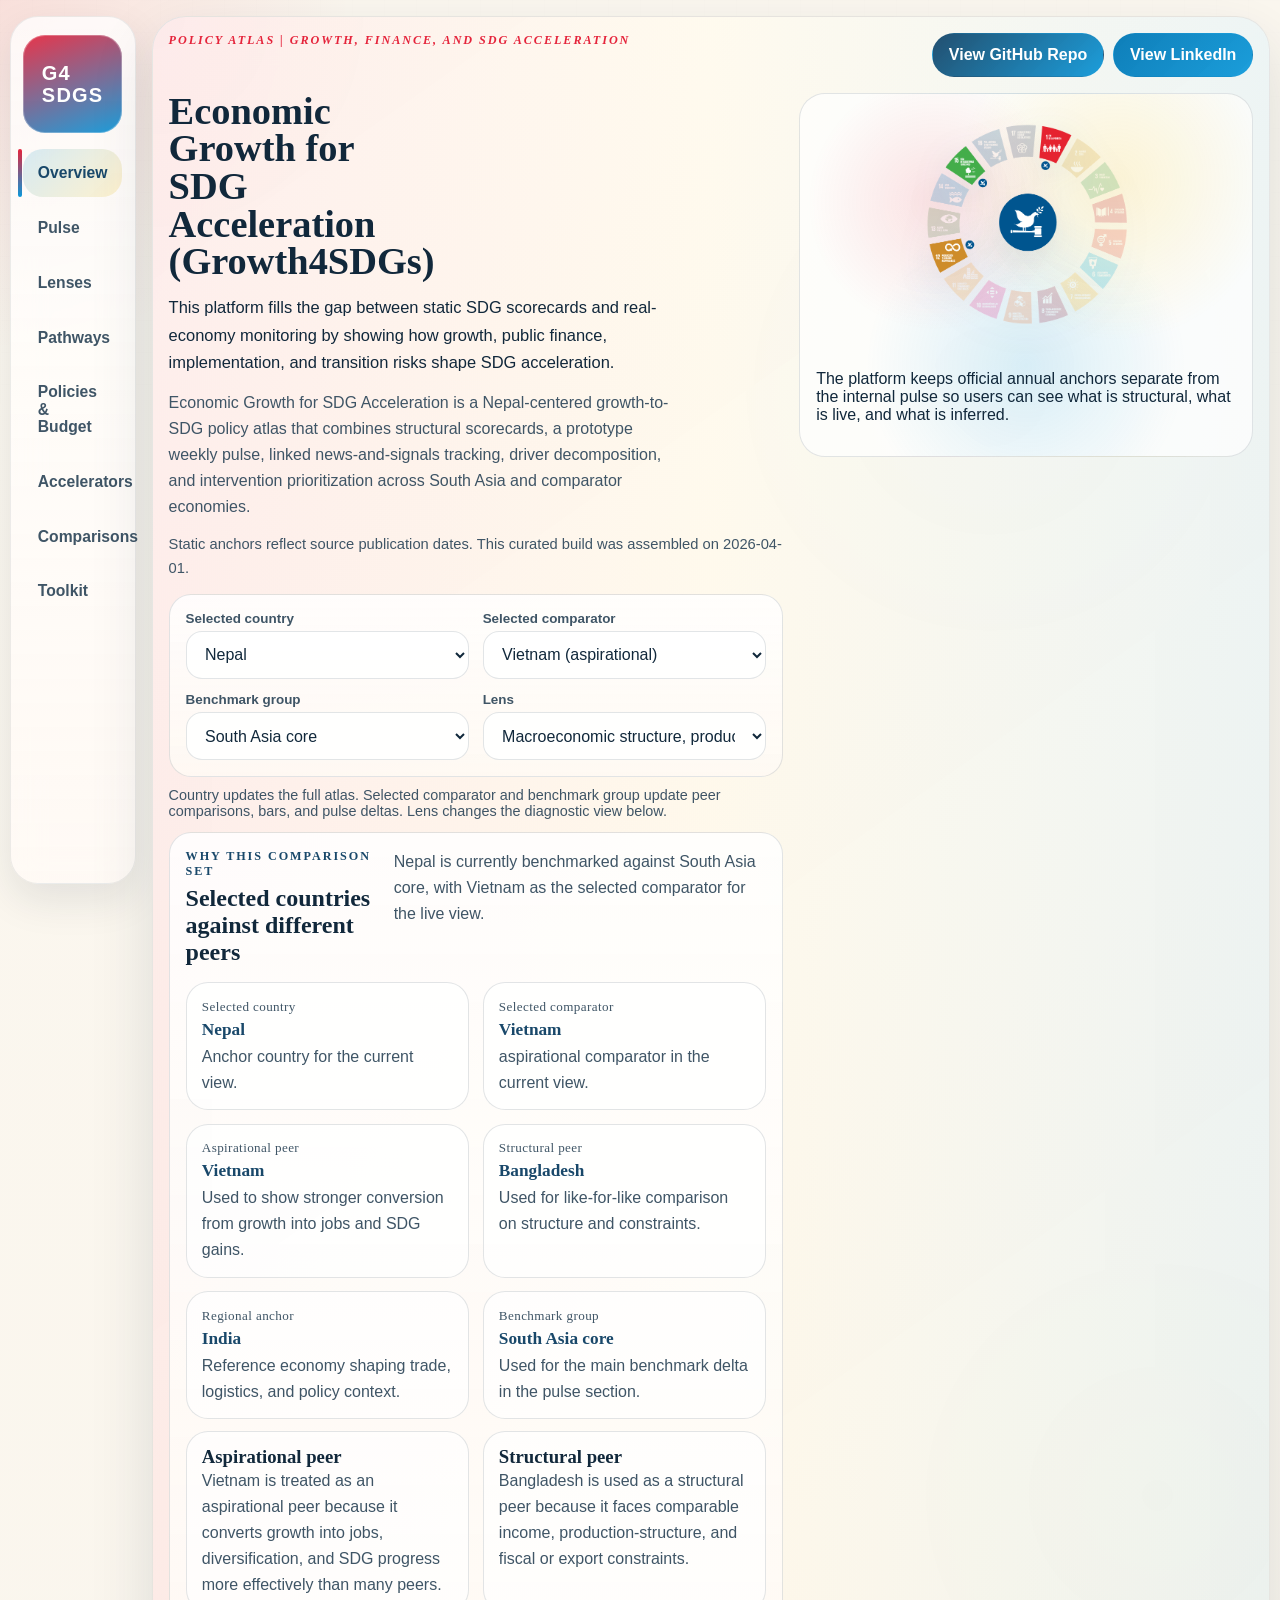
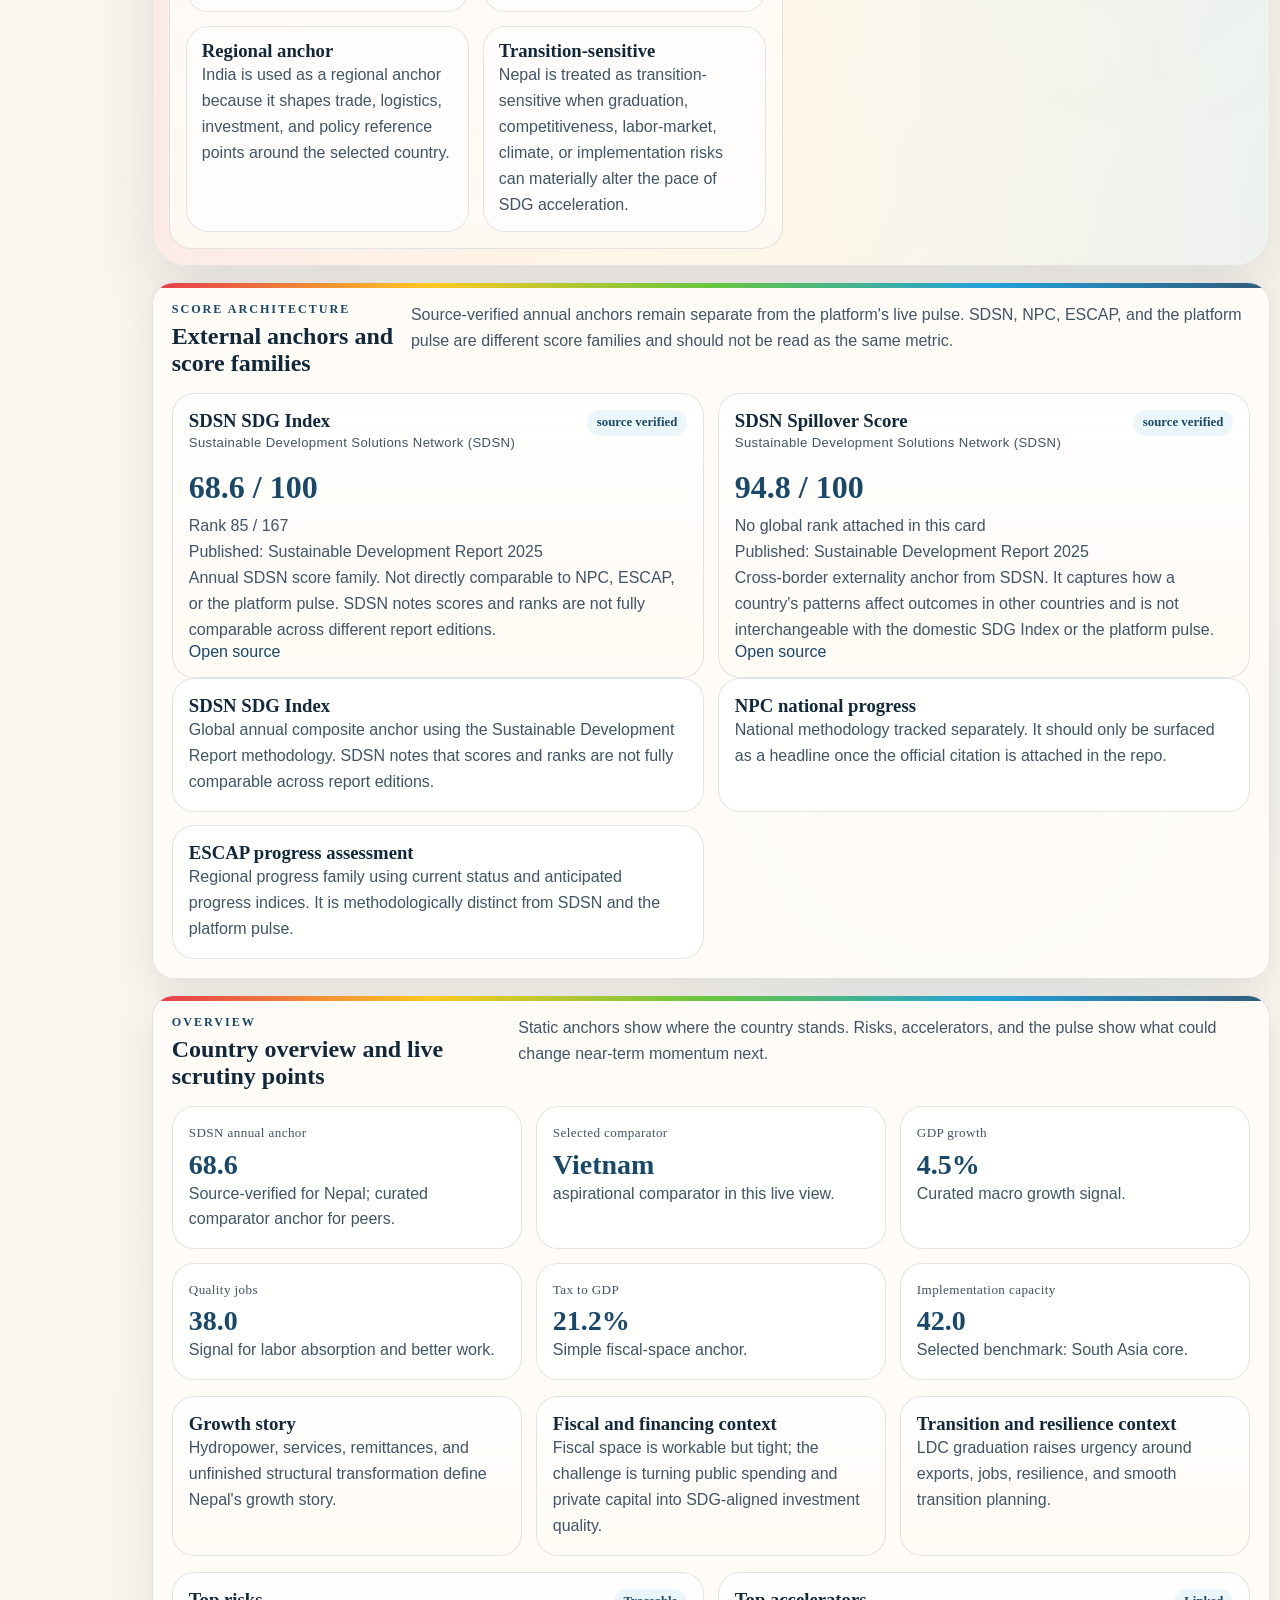
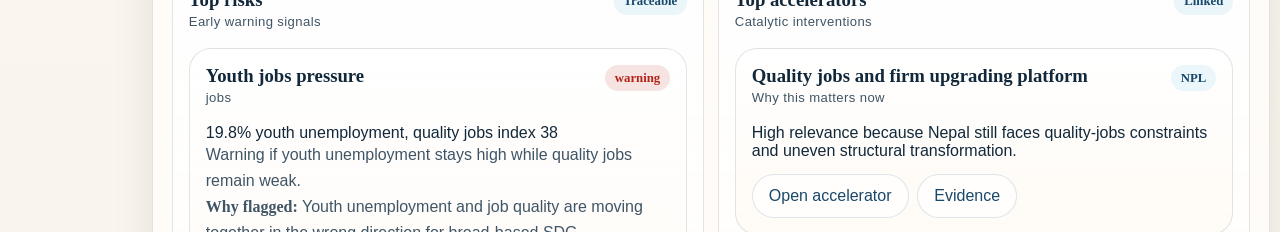
<file: index.html>
<!DOCTYPE html>
<html lang="en">
  <head>
    <meta charset="UTF-8" />
    <meta http-equiv="refresh" content="0; url=./app/" />
    <meta name="viewport" content="width=device-width, initial-scale=1.0" />
    <title>Economic Growth for SDG Acceleration (Growth4SDGs)</title>
  </head>
  <body>
    <p>Redirecting to the live atlas...</p>
    <p><a href="./app/">Open the platform</a></p>
  </body>
</html>
</file>
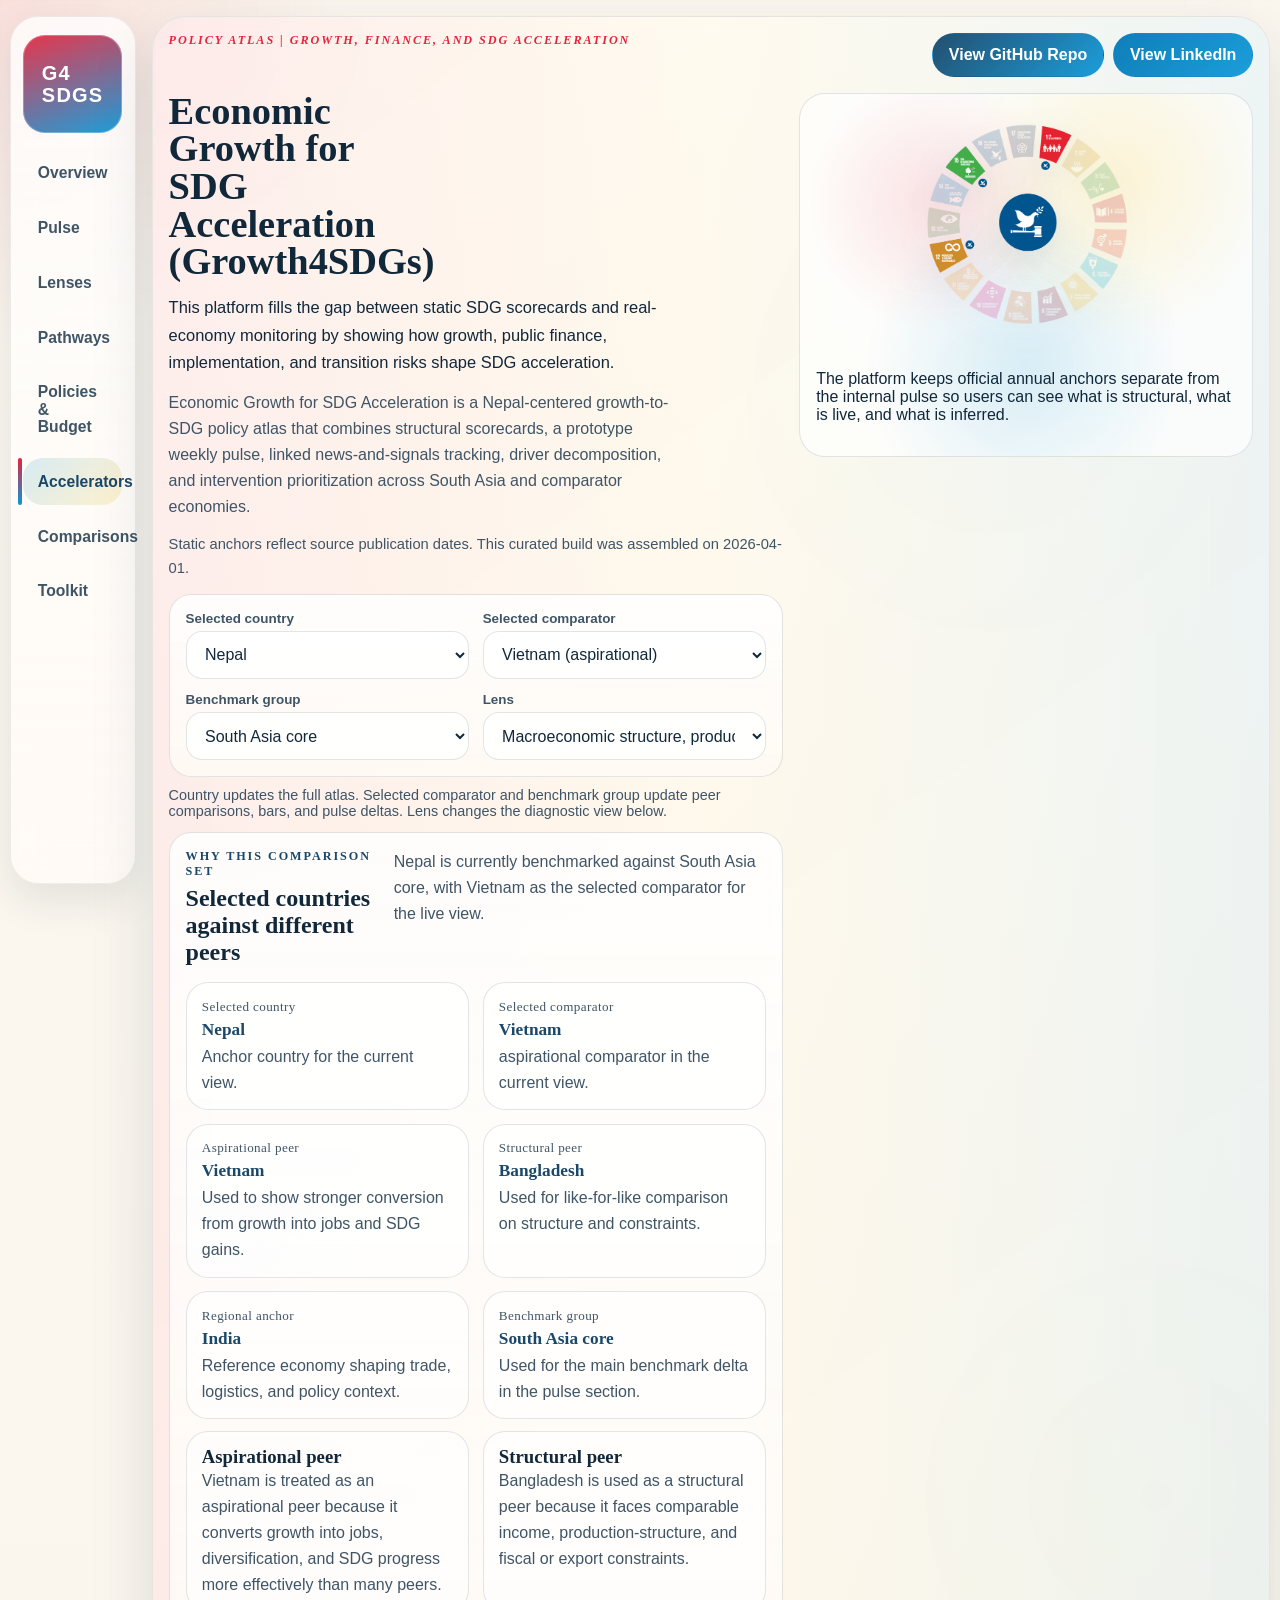
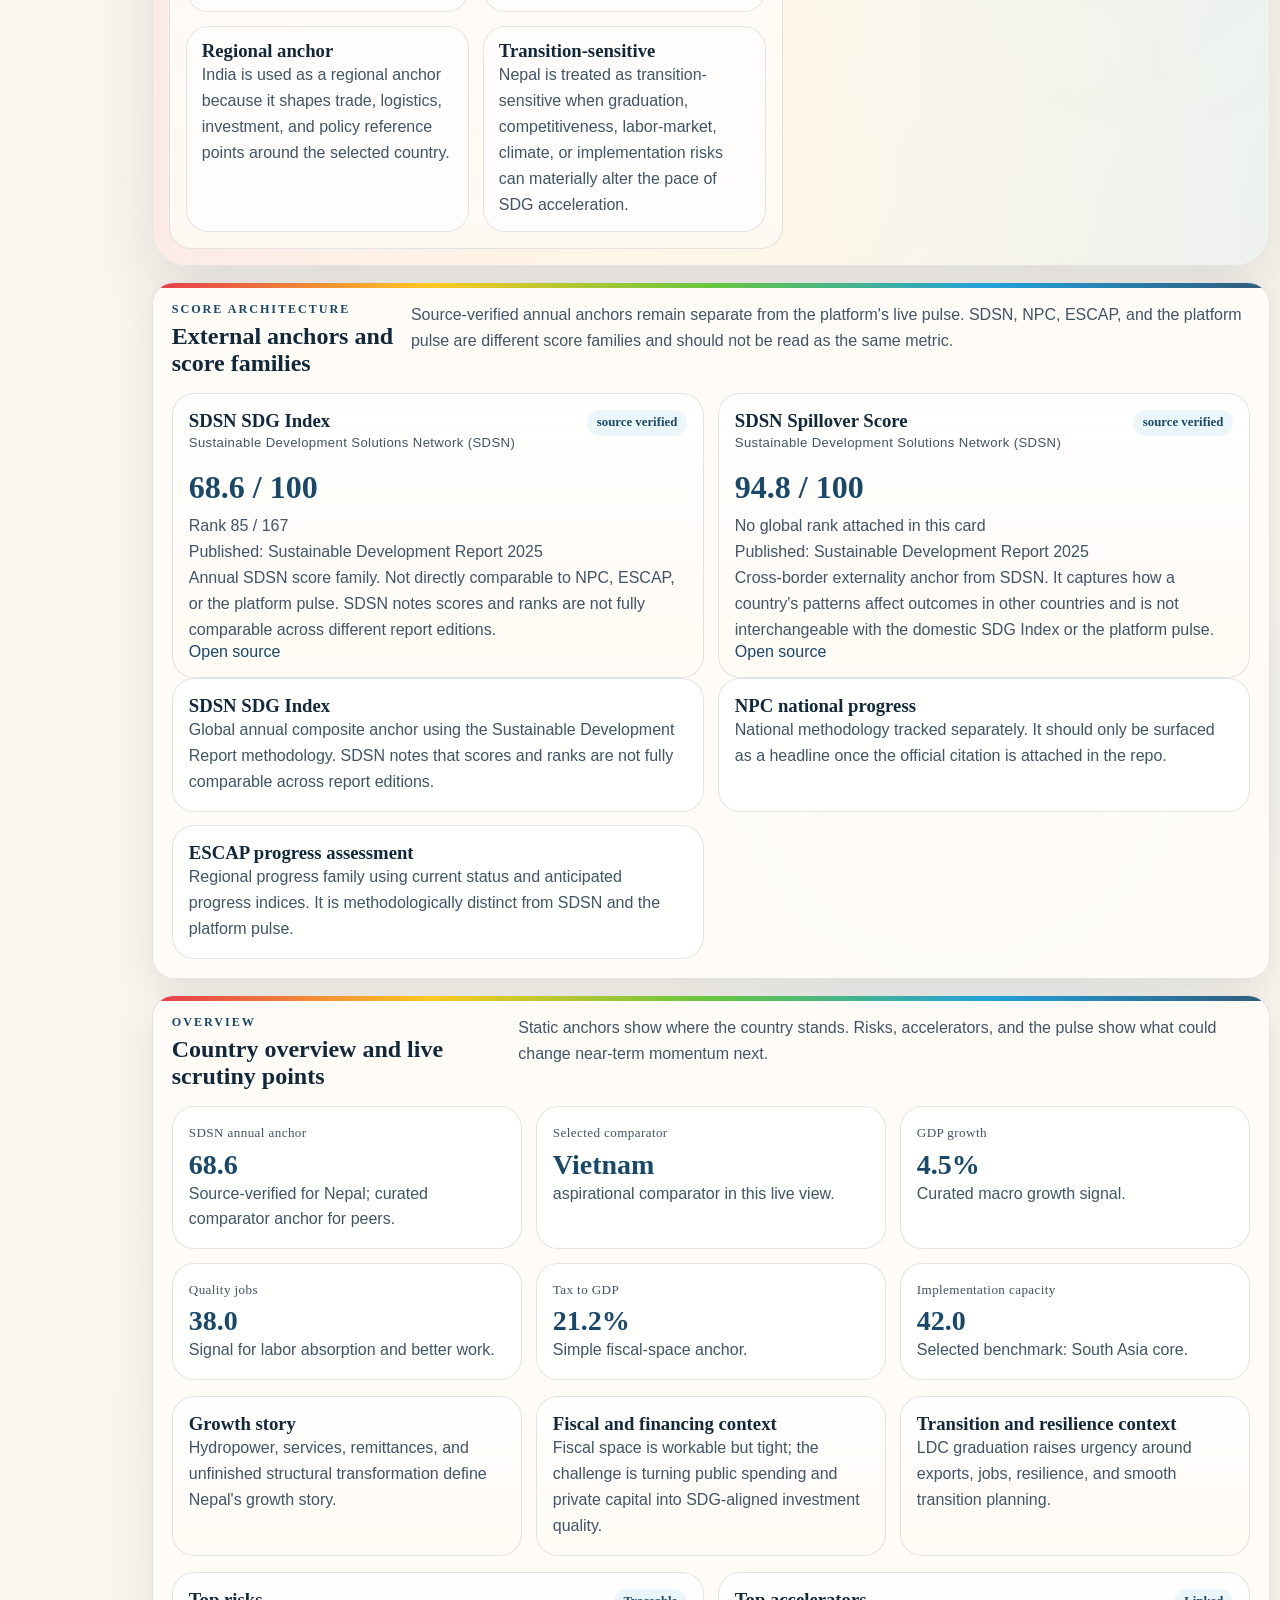
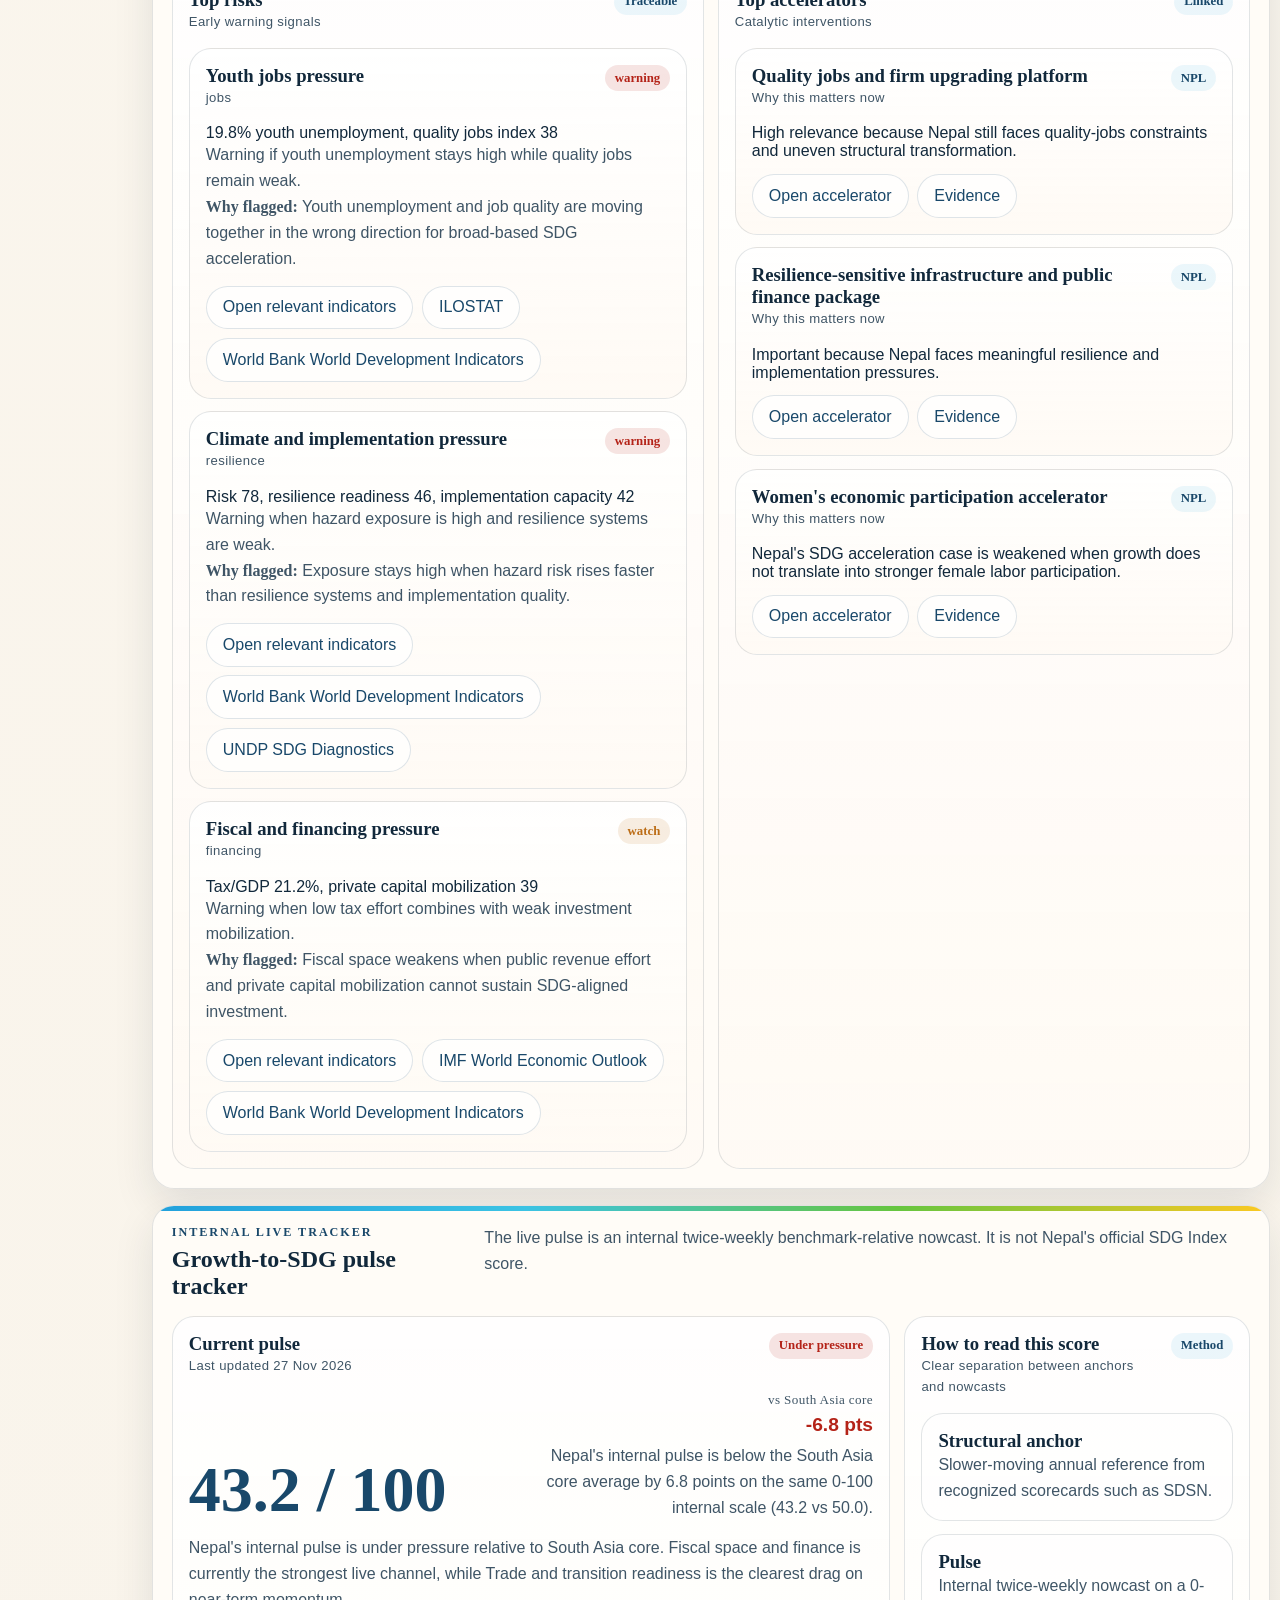
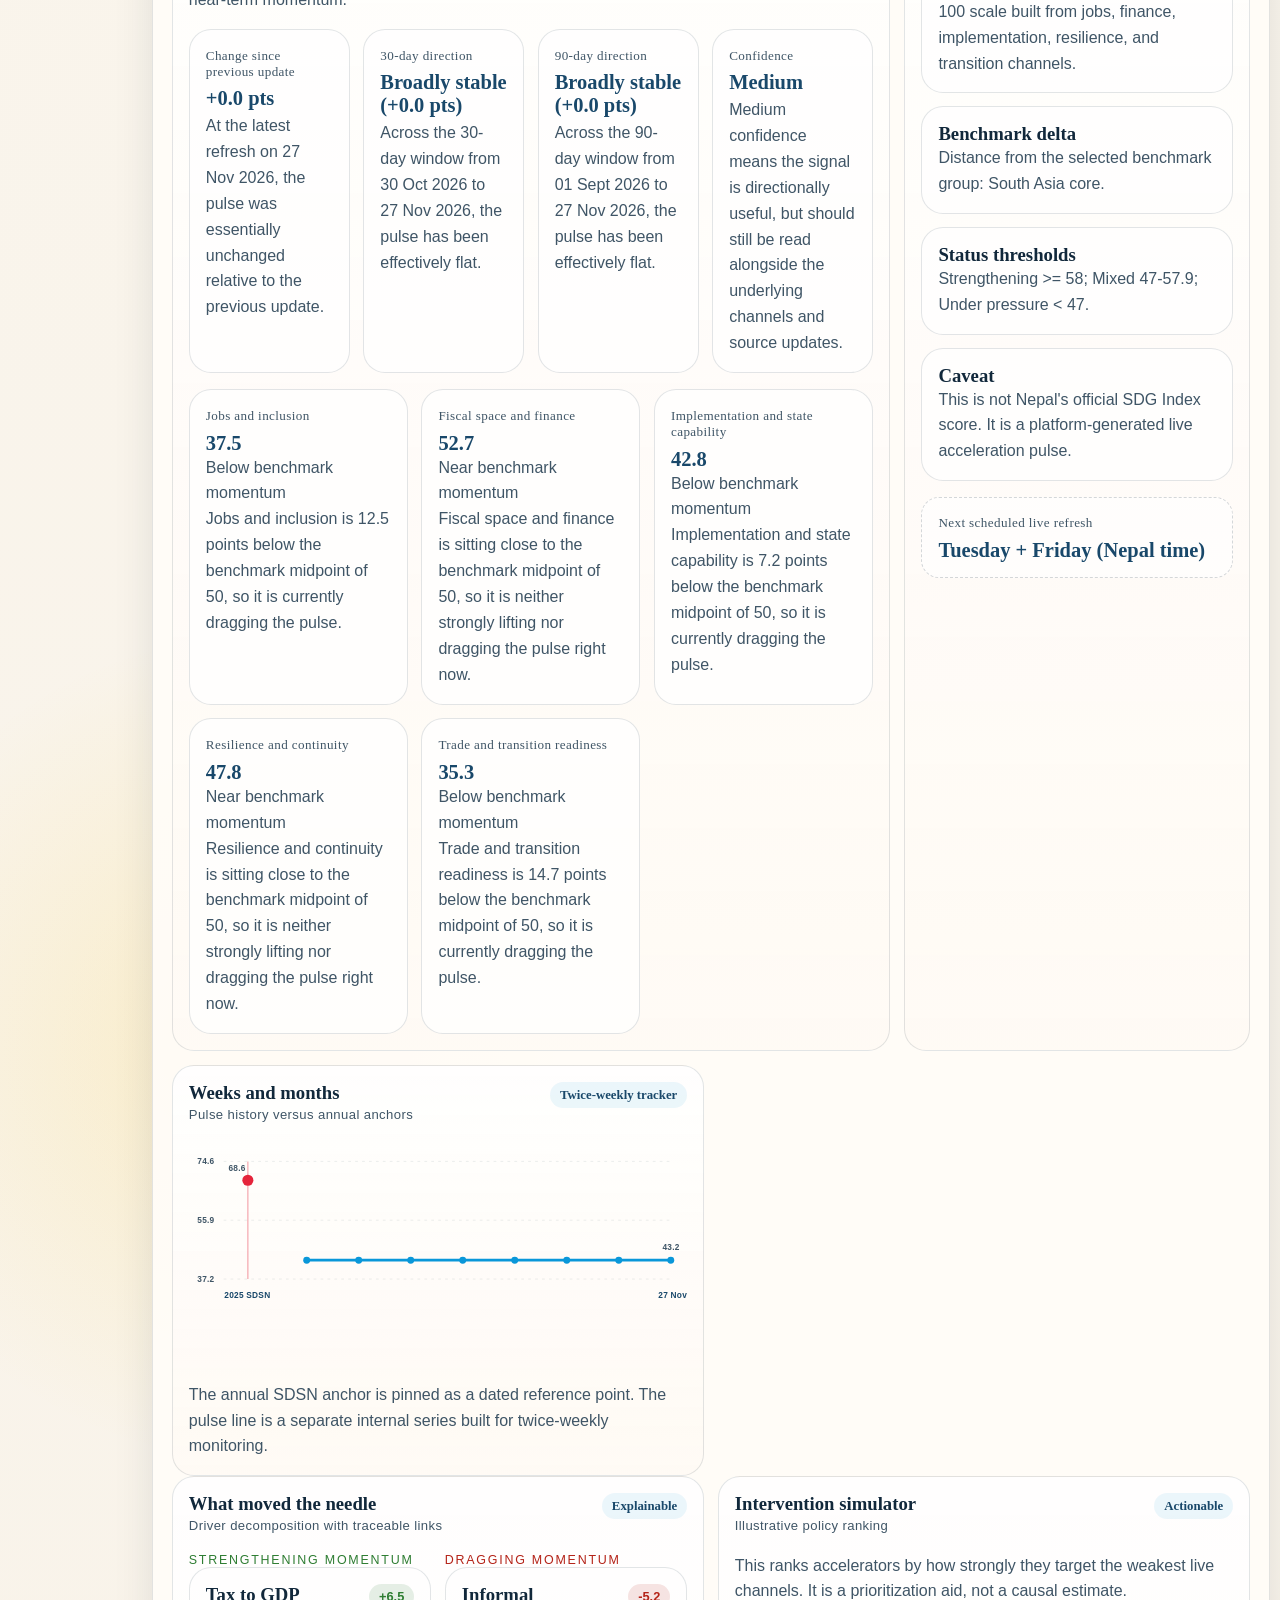
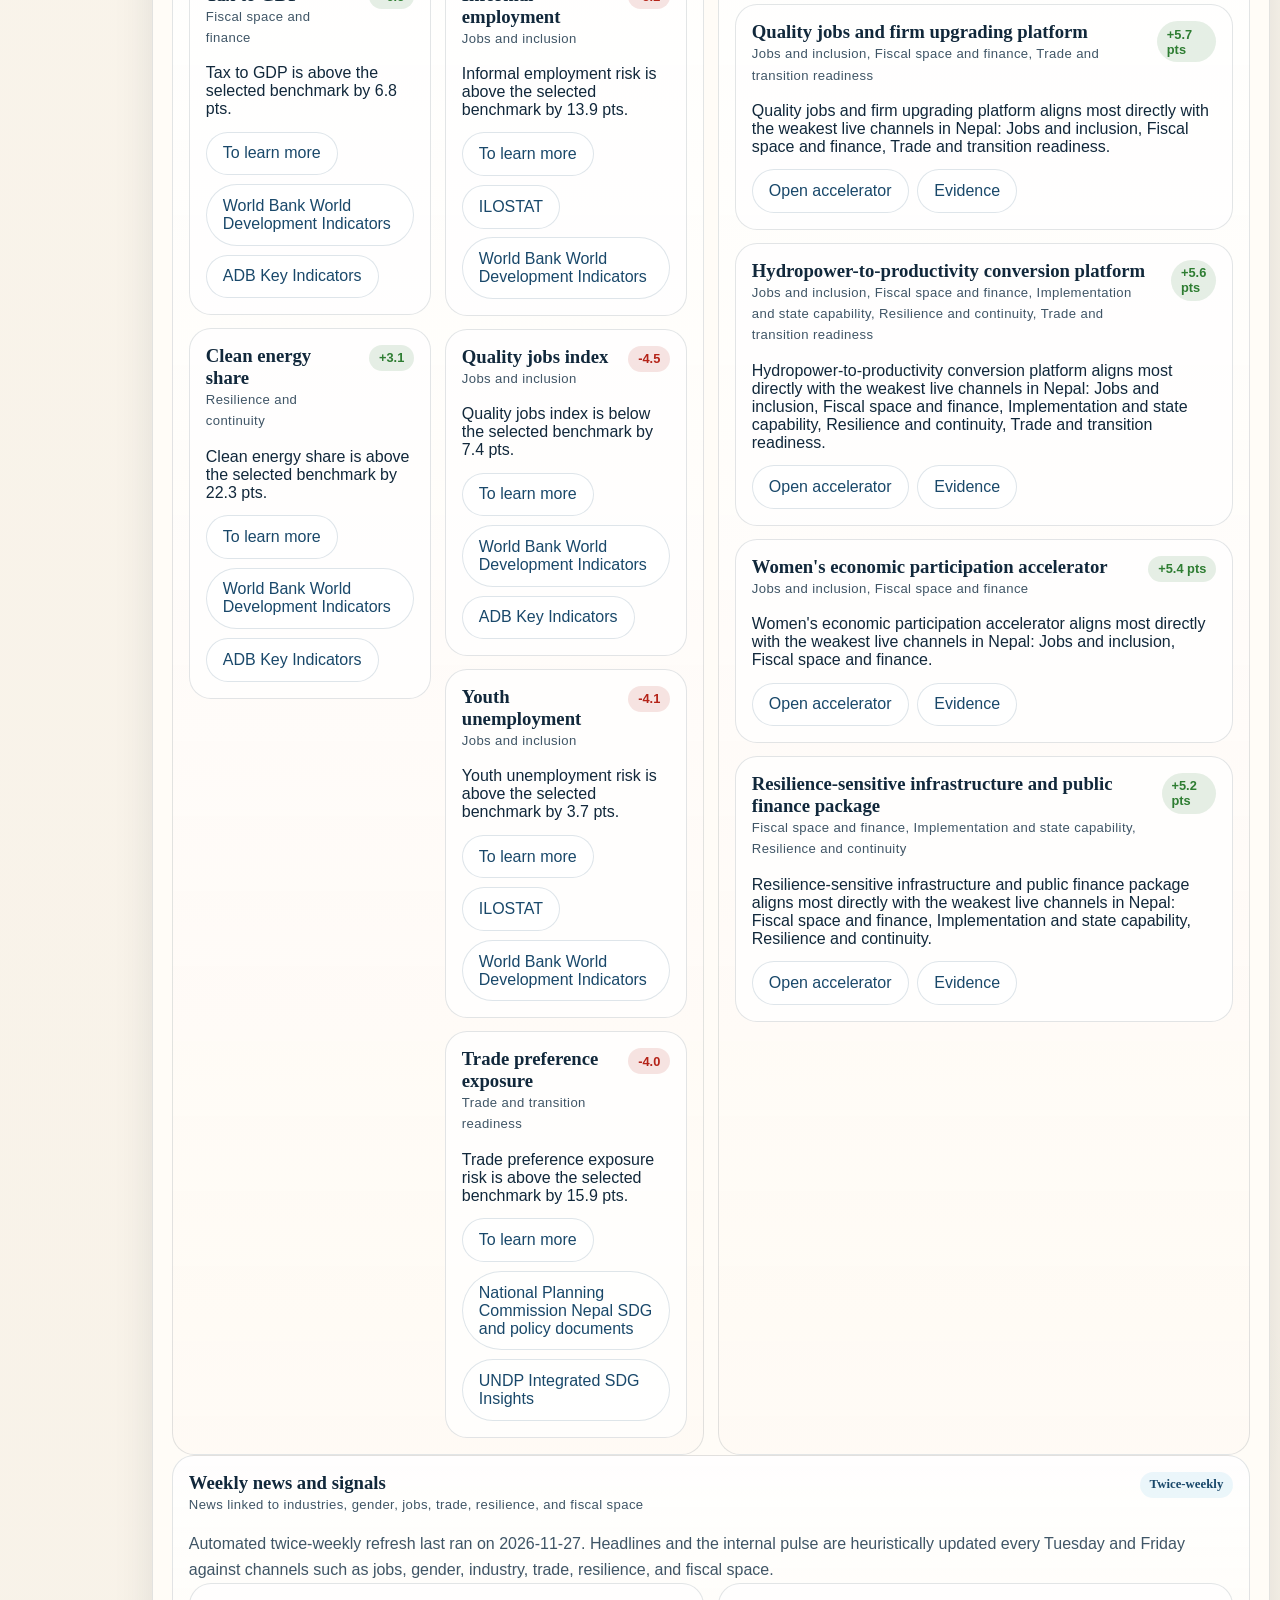
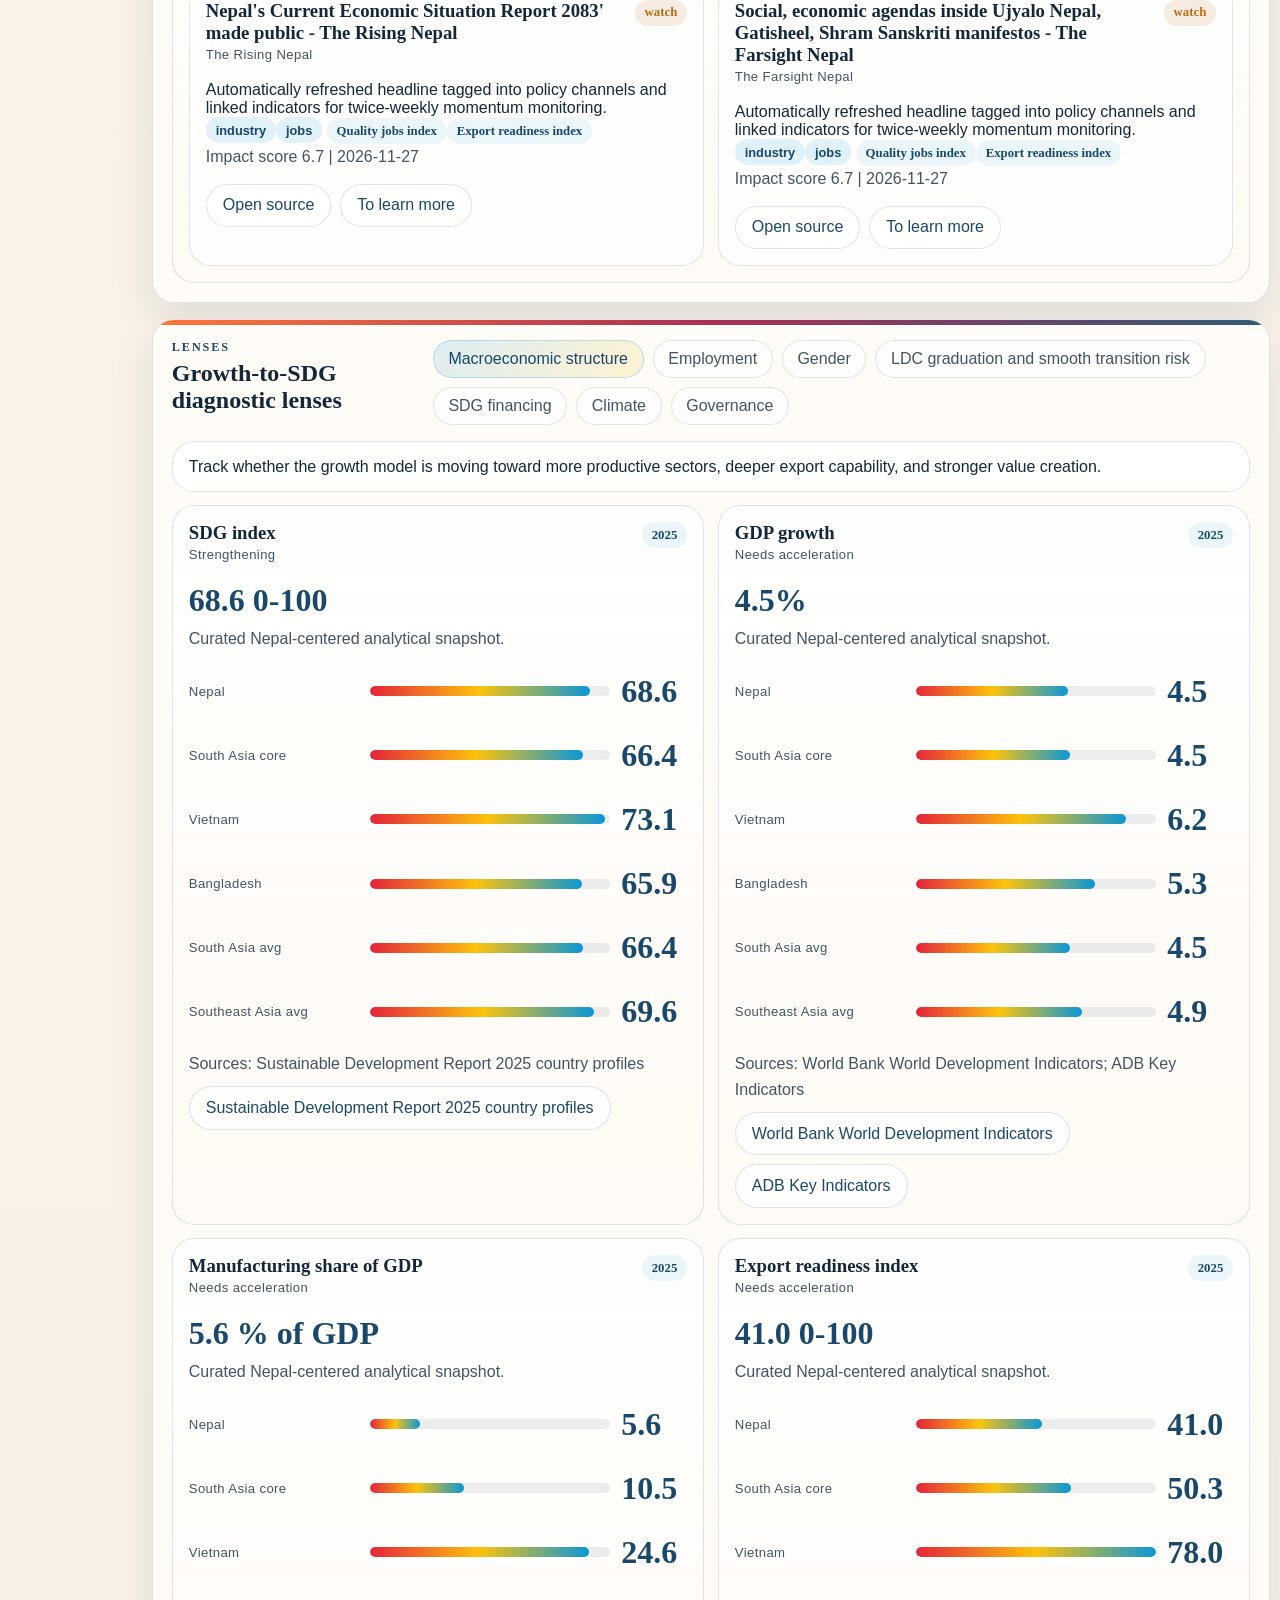
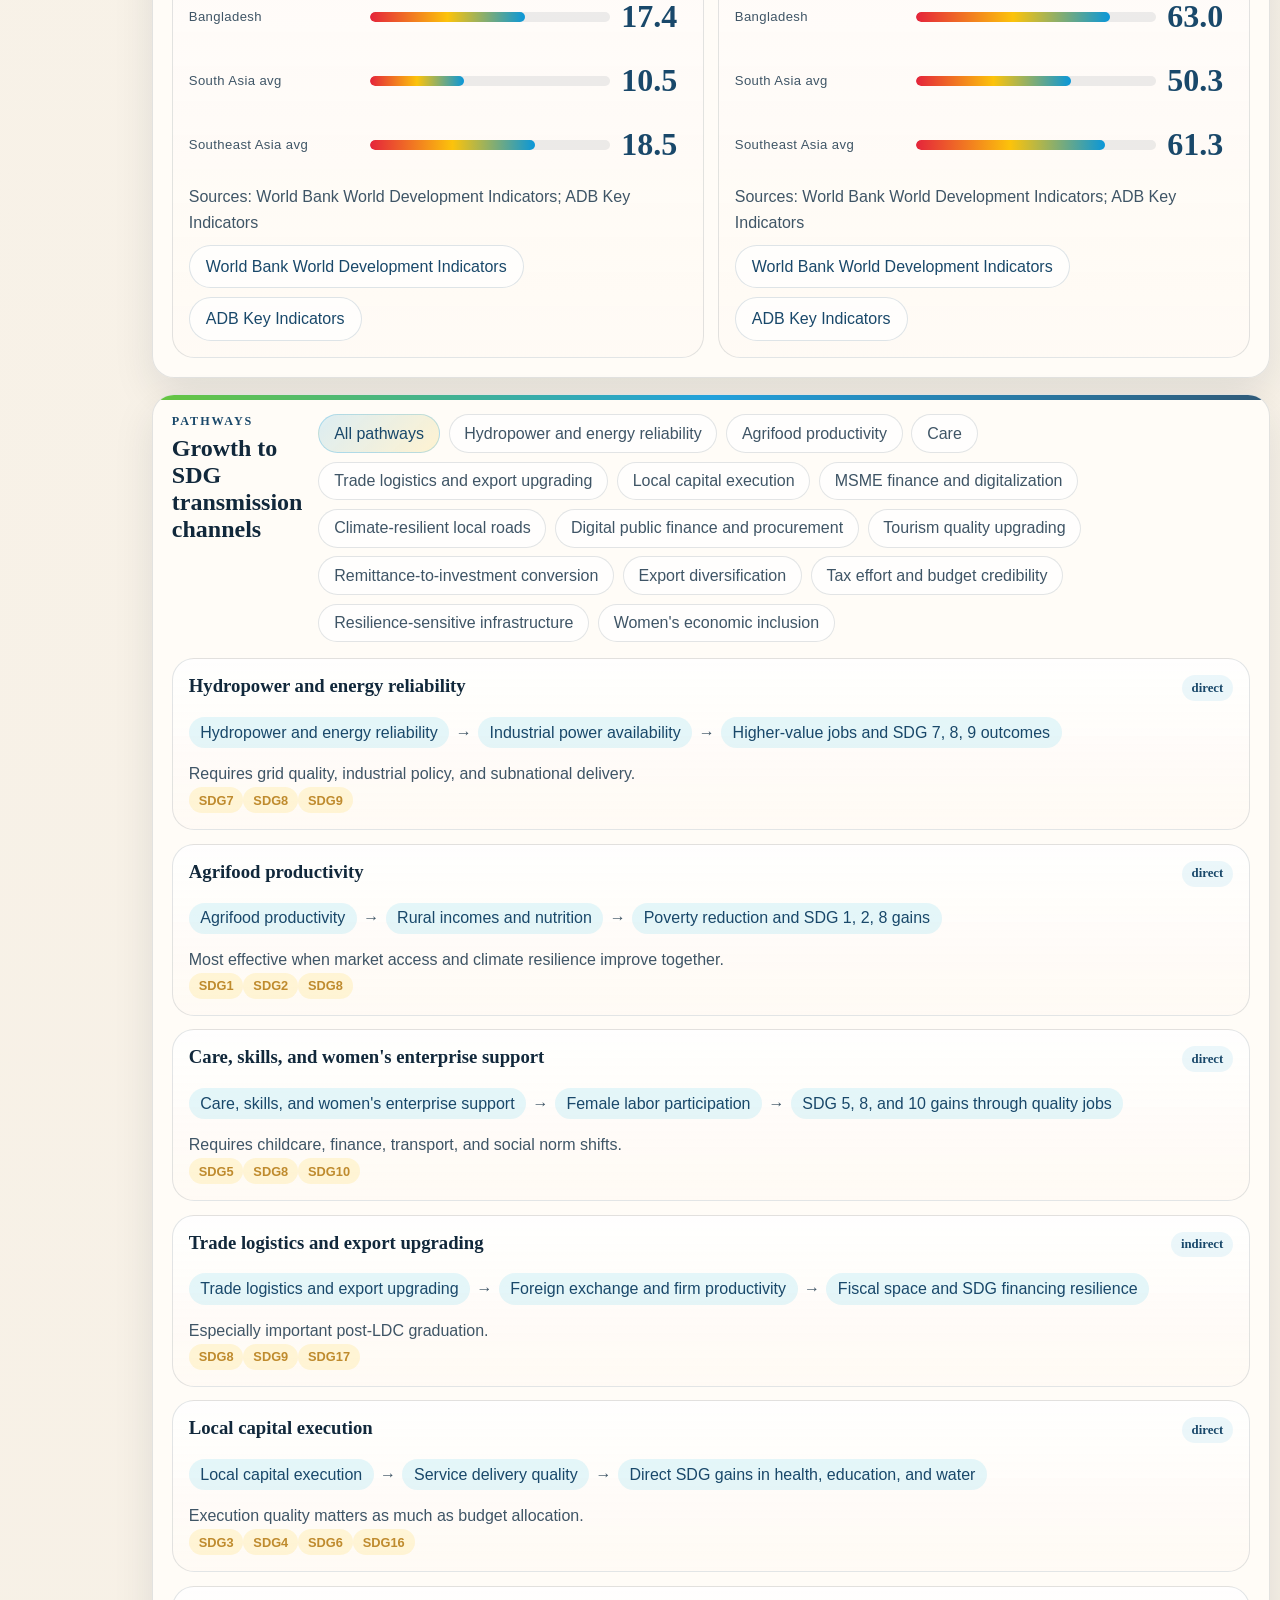
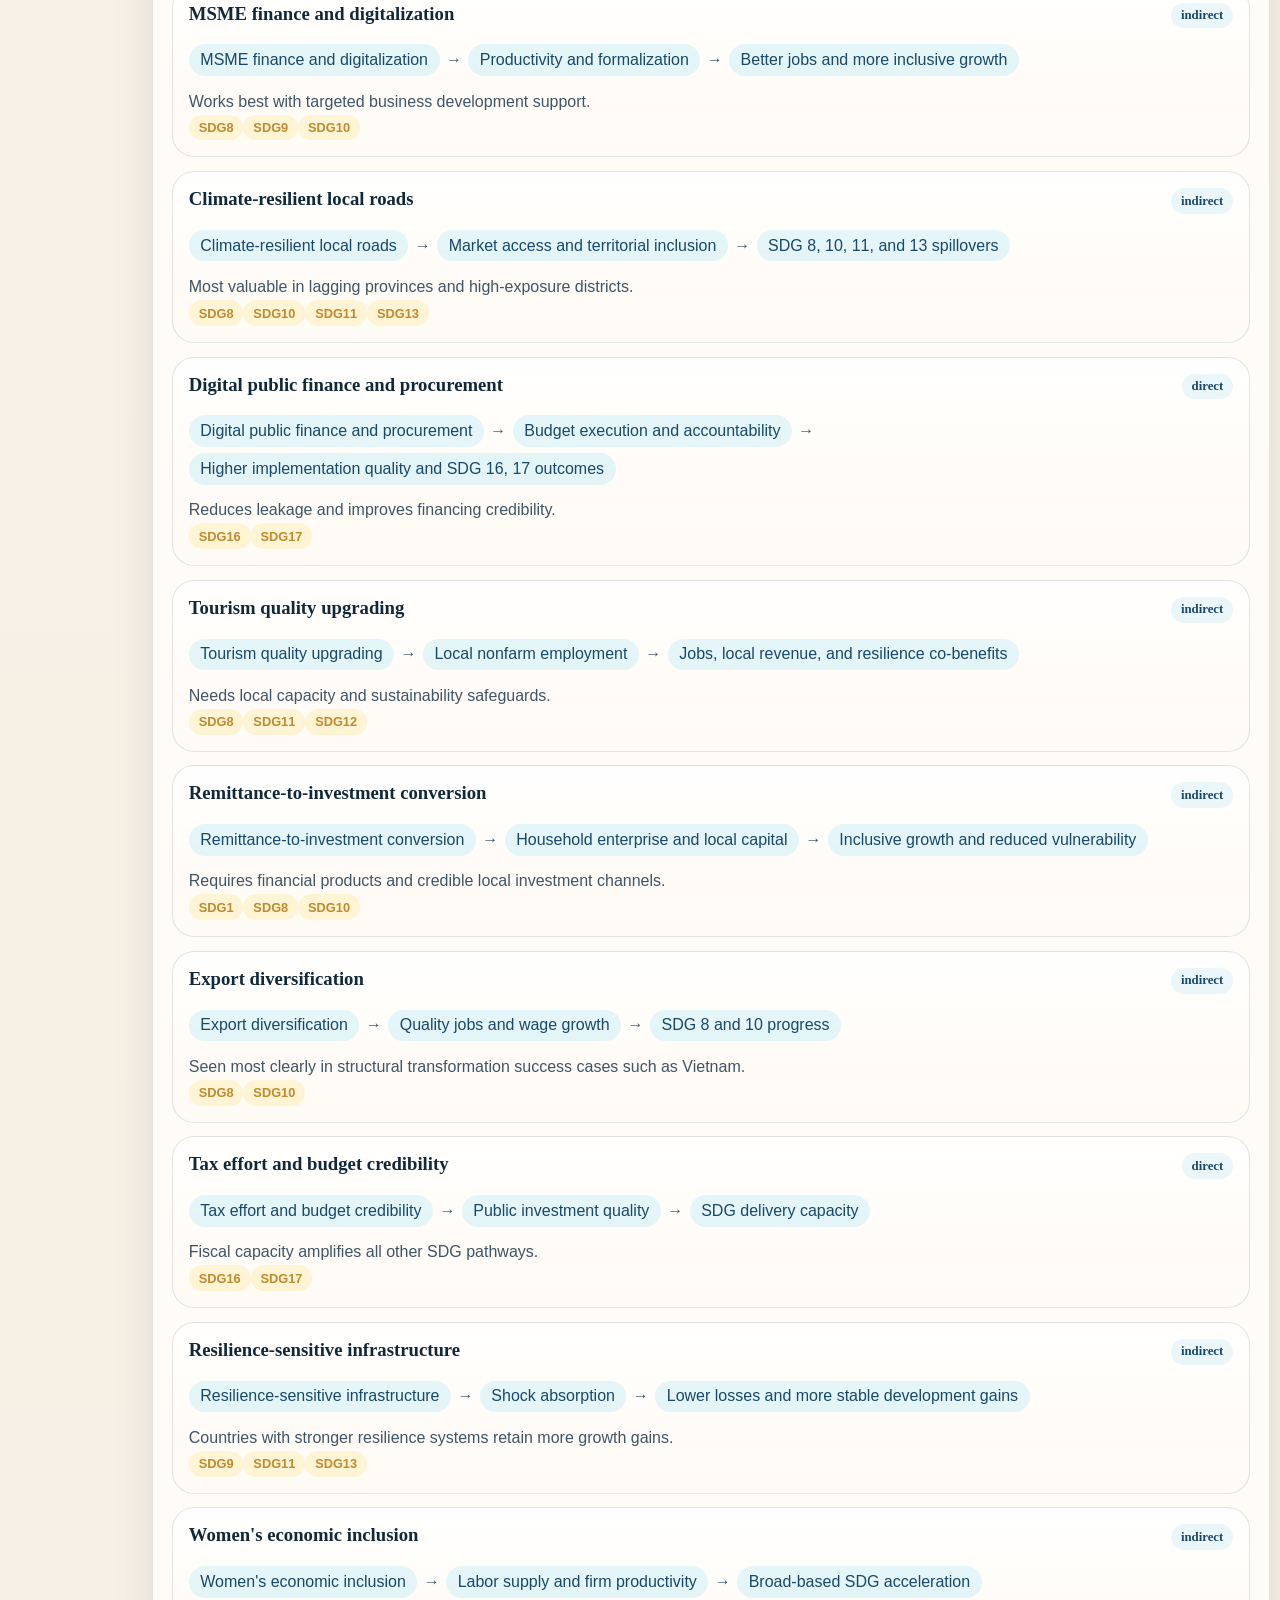
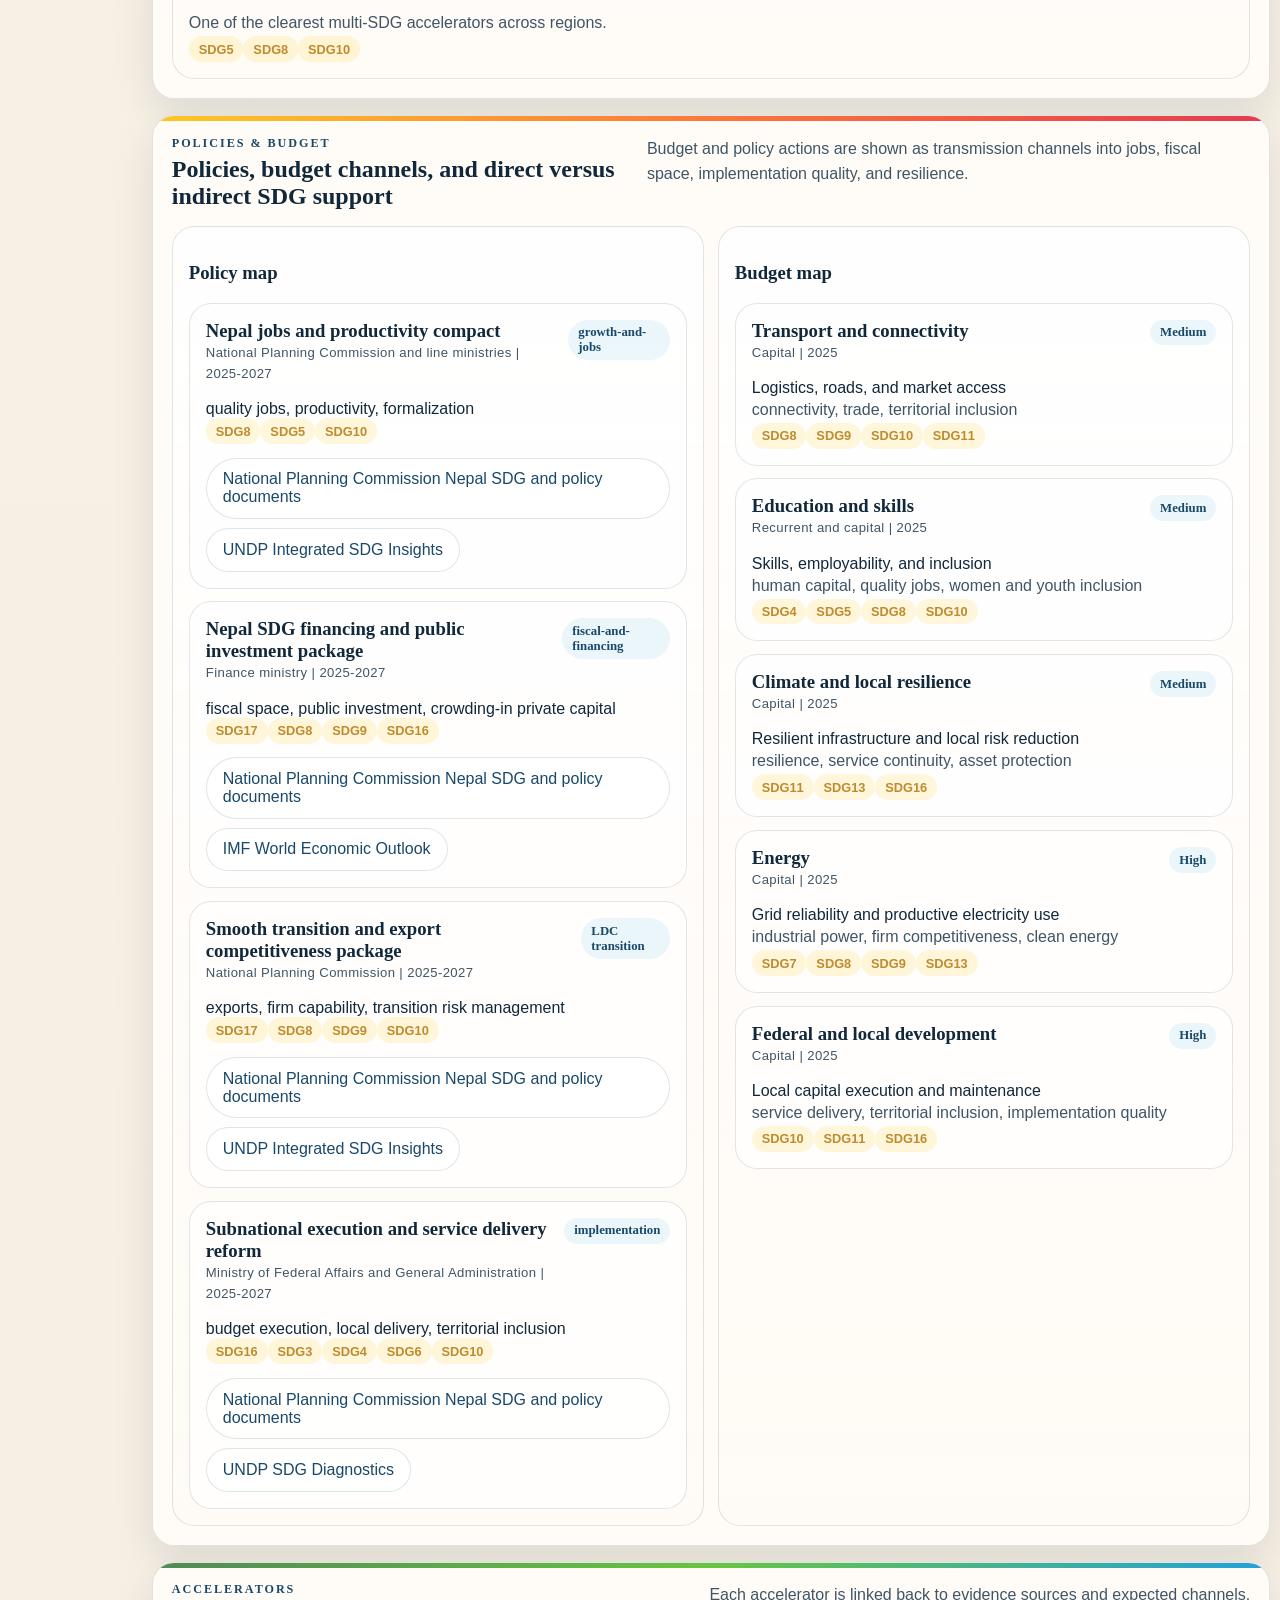
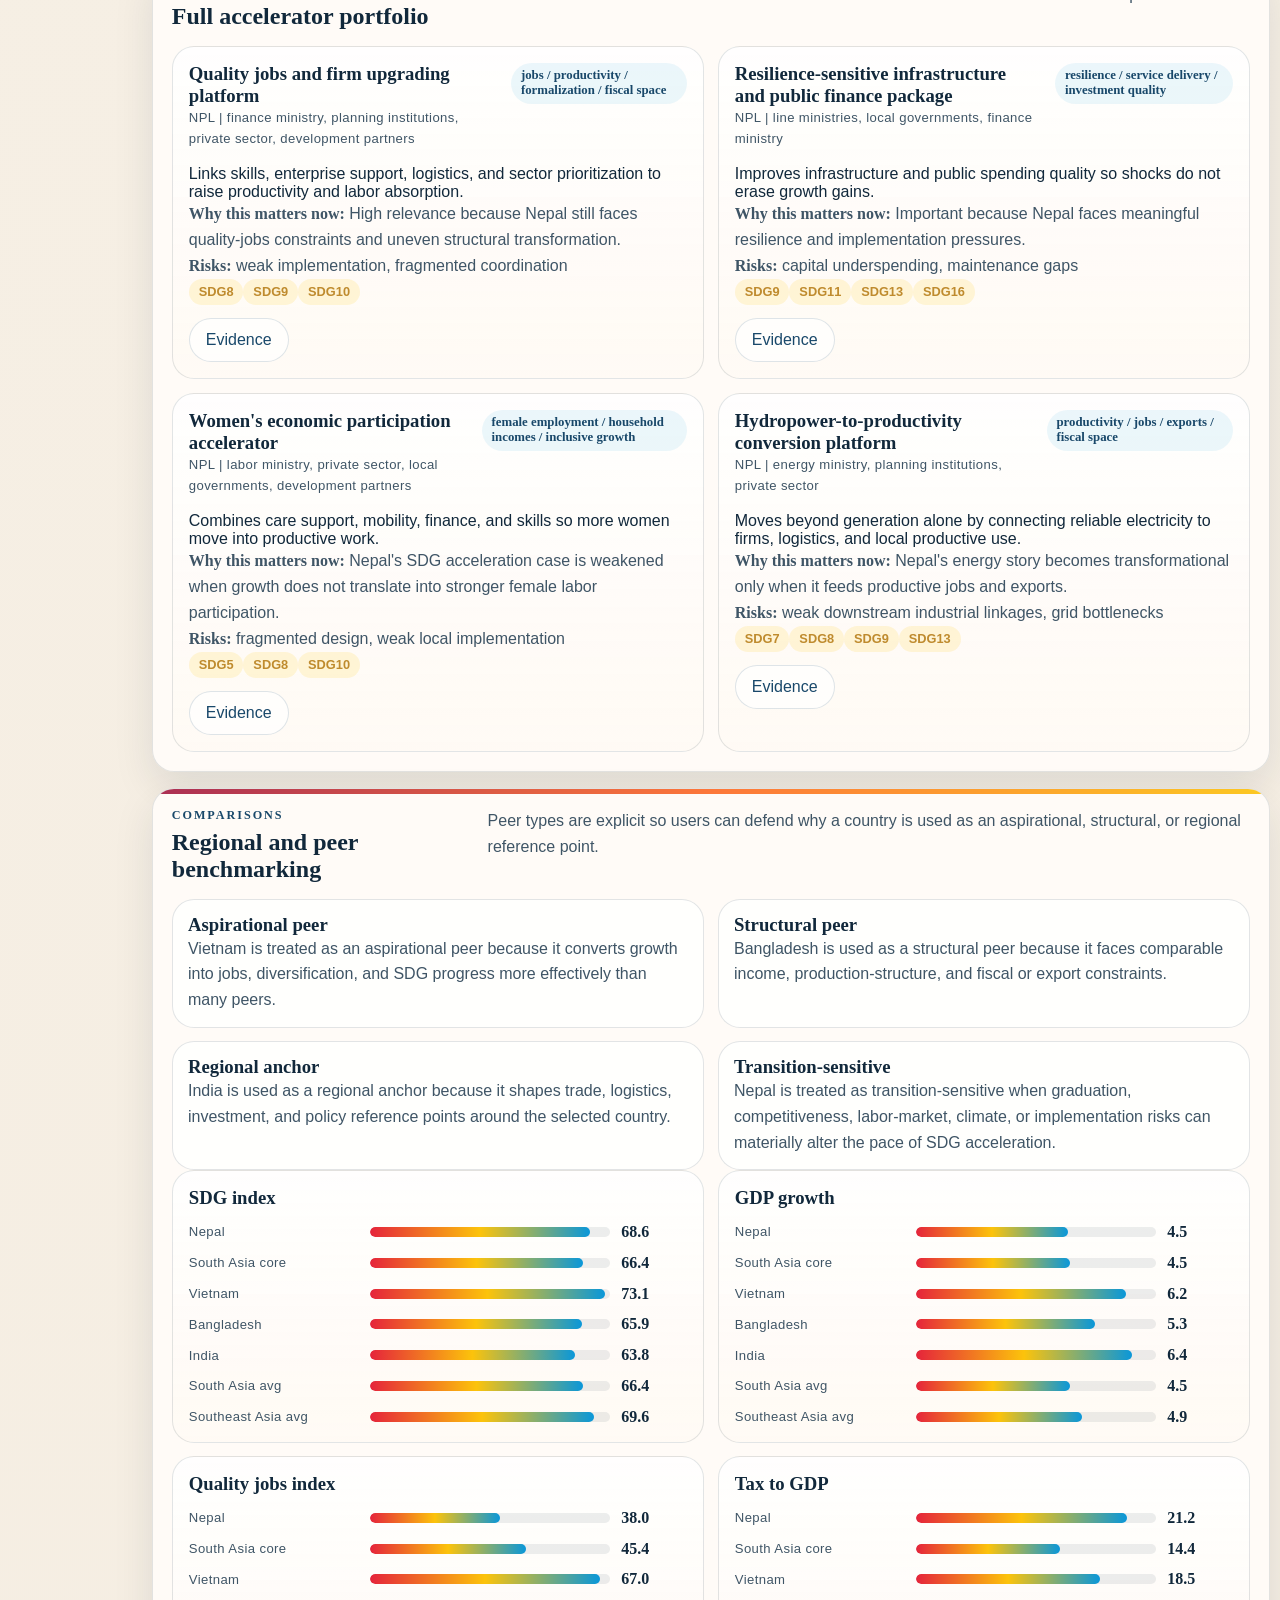
<file: app/index.html>
<!DOCTYPE html>
<html lang="en">
  <head>
    <meta charset="UTF-8" />
    <meta name="viewport" content="width=device-width, initial-scale=1.0" />
    <meta name="theme-color" content="#0b2f45" />
    <meta name="mobile-web-app-capable" content="yes" />
    <meta name="apple-mobile-web-app-capable" content="yes" />
    <title>Economic Growth for SDG Acceleration (Growth4SDGs)</title>
    <link rel="manifest" href="./manifest.webmanifest" />
    <link rel="icon" href="./icon.svg" type="image/svg+xml" />
    <link rel="apple-touch-icon" href="./icon-192.png" />
    <link rel="stylesheet" href="./styles.css" />
  </head>
  <body>
    <div class="app-layout">
      <aside class="left-rail">
        <div class="rail-brand">G4<br />SDGs</div>
        <nav class="rail-nav" aria-label="Section navigation">
          <a class="rail-link active" href="#overview">Overview</a>
          <a class="rail-link" href="#pulse">Pulse</a>
          <a class="rail-link" href="#lenses">Lenses</a>
          <a class="rail-link" href="#pathways">Pathways</a>
          <a class="rail-link" href="#policy-budget">Policies &amp; Budget</a>
          <a class="rail-link" href="#accelerators">Accelerators</a>
          <a class="rail-link" href="#comparisons">Comparisons</a>
          <a class="rail-link" href="#toolkit">Toolkit</a>
        </nav>
      </aside>

      <div class="content-shell">
        <header class="hero" id="overview">
          <div class="hero-topline">
            <div>
              <p class="eyebrow">Policy Atlas | Growth, Finance, and SDG Acceleration</p>
            </div>
            <div class="top-actions">
              <a id="topGithubLink" class="button-secondary top-link-github" href="#" target="_blank" rel="noreferrer">View GitHub Repo</a>
              <a id="topLinkedinLink" class="button-secondary top-link-linkedin" href="#" target="_blank" rel="noreferrer">View LinkedIn</a>
            </div>
          </div>

          <div class="hero-main">
            <div class="hero-copy">
              <h1>Economic Growth for SDG Acceleration (Growth4SDGs)</h1>
              <p class="gap-statement hero-gap" id="gapStatement"></p>
              <p class="hero-description" id="heroDescription"></p>
              <p class="snapshot-stamp" id="snapshotStamp"></p>

              <div class="control-grid card-surface">
                <label>
                  <span>Selected country</span>
                  <select id="countrySelect"></select>
                </label>
                <label>
                  <span>Selected comparator</span>
                  <select id="peerSelect"></select>
                </label>
                <label>
                  <span>Benchmark group</span>
                  <select id="groupSelect"></select>
                </label>
                <label>
                  <span>Lens</span>
                  <select id="lensSelect"></select>
                </label>
              </div>
              <p class="control-note" id="controlNote"></p>

              <div class="peer-guide card-surface">
                <div class="section-head compact-head">
                  <div>
                    <p class="section-kicker">Why this comparison set</p>
                    <h2>Selected countries against different peers</h2>
                  </div>
                  <p class="section-note" id="heroPeerNote"></p>
                </div>
                <div id="peerStrip" class="peer-strip"></div>
                <div id="peerExplainGrid" class="peer-explain-grid"></div>
              </div>
            </div>

            <div class="hero-visual-card">
              <div class="hero-wheel-wrap">
                <img class="sdg-wheel-logo" src="./sdg-wheel-logo.png" alt="SDG wheel logo" />
              </div>
              <div class="hero-visual-note">
                <p>The platform keeps official annual anchors separate from the internal pulse so users can see what is structural, what is live, and what is inferred.</p>
              </div>
            </div>
          </div>
        </header>

        <main class="main-stack">
          <section class="section-card card">
            <div class="section-head">
              <div>
                <p class="section-kicker">Score architecture</p>
                <h2>External anchors and score families</h2>
              </div>
              <p class="section-note" id="officialAnchorNote"></p>
            </div>
            <div id="externalAnchorGrid" class="card-grid anchor-grid"></div>
            <div id="scoreFamilyGrid" class="card-grid score-family-grid"></div>
          </section>

          <section class="section-card card overview-card-block">
            <div class="section-head">
              <div>
                <p class="section-kicker">Overview</p>
                <h2>Country overview and live scrutiny points</h2>
              </div>
              <p class="section-note">Static anchors show where the country stands. Risks, accelerators, and the pulse show what could change near-term momentum next.</p>
            </div>
            <div class="metric-grid" id="heroMetrics"></div>
            <div class="story-grid">
              <article class="story-card card-surface">
                <h3>Growth story</h3>
                <p id="growthStory"></p>
              </article>
              <article class="story-card card-surface">
                <h3>Fiscal and financing context</h3>
                <p id="financingStory"></p>
              </article>
              <article class="story-card card-surface">
                <h3>Transition and resilience context</h3>
                <p id="transitionStory"></p>
              </article>
            </div>
            <div class="dual-grid">
              <article class="subsection-card card-surface">
                <div class="subsection-head">
                  <div>
                    <h3>Top risks</h3>
                    <p class="mini-caption">Early warning signals</p>
                  </div>
                  <span class="mini-badge">Traceable</span>
                </div>
                <div id="riskList" class="stack-list"></div>
              </article>
              <article class="subsection-card card-surface">
                <div class="subsection-head">
                  <div>
                    <h3>Top accelerators</h3>
                    <p class="mini-caption">Catalytic interventions</p>
                  </div>
                  <span class="mini-badge">Linked</span>
                </div>
                <div id="topAccelerators" class="stack-list"></div>
              </article>
            </div>
          </section>

          <section id="pulse" class="section-card card pulse-section">
            <div class="section-head">
              <div>
                <p class="section-kicker">Internal live tracker</p>
                <h2>Growth-to-SDG pulse tracker</h2>
              </div>
              <p class="section-note" id="pulseMethodNote"></p>
            </div>

            <div class="pulse-hero-grid">
              <article class="pulse-primary card-surface">
                <div class="subsection-head">
                  <div>
                    <h3>Current pulse</h3>
                    <p class="mini-caption" id="pulseLastRefresh"></p>
                  </div>
                  <span class="status-badge" id="pulseStatusBadge">--</span>
                </div>
                <div class="pulse-score-row">
                  <strong id="pulseScore">--</strong>
                  <div class="pulse-delta-block">
                    <span class="metric-label" id="pulseBenchmarkLabel">vs selected benchmark</span>
                    <span id="pulseDelta" class="pulse-delta">--</span>
                    <p id="pulseDeltaExplanation" class="indicator-note pulse-helper-copy"></p>
                  </div>
                </div>
                <p id="pulseSummaryText" class="indicator-note"></p>
                <div class="pulse-mini-metrics">
                  <article class="mini-metric card-surface soft-card">
                    <span class="metric-label">Change since previous update</span>
                    <strong id="pulseChangeSinceLast">--</strong>
                    <p id="pulseChangeExplanation" class="indicator-note pulse-helper-copy"></p>
                  </article>
                  <article class="mini-metric card-surface soft-card">
                    <span class="metric-label">30-day direction</span>
                    <strong id="pulse30Day">--</strong>
                    <p id="pulse30DayExplanation" class="indicator-note pulse-helper-copy"></p>
                  </article>
                  <article class="mini-metric card-surface soft-card">
                    <span class="metric-label">90-day direction</span>
                    <strong id="pulse90Day">--</strong>
                    <p id="pulse90DayExplanation" class="indicator-note pulse-helper-copy"></p>
                  </article>
                  <article class="mini-metric card-surface soft-card">
                    <span class="metric-label">Confidence</span>
                    <strong id="pulseConfidence">--</strong>
                    <p id="pulseConfidenceExplanation" class="indicator-note pulse-helper-copy"></p>
                  </article>
                </div>
                <div id="pulseChannels" class="channel-strip"></div>
              </article>

              <article class="score-explainer card-surface">
                <div class="subsection-head">
                  <div>
                    <h3>How to read this score</h3>
                    <p class="mini-caption">Clear separation between anchors and nowcasts</p>
                  </div>
                  <span class="mini-badge">Method</span>
                </div>
                <div id="scoreExplainer" class="explainer-list"></div>
                <div class="next-refresh-panel">
                  <span class="metric-label">Next scheduled live refresh</span>
                  <strong id="pulseNextRefresh">Tuesday + Friday</strong>
                </div>
              </article>
            </div>

            <div class="tracker-grid">
              <article class="tracker-panel card-surface">
                <div class="subsection-head">
                  <div>
                    <h3>Weeks and months</h3>
                    <p class="mini-caption">Pulse history versus annual anchors</p>
                  </div>
                  <span class="mini-badge">Twice-weekly tracker</span>
                </div>
                <div id="historyChart" class="svg-chart"></div>
                <p class="indicator-note" id="historyChartNote"></p>
              </article>
            </div>

            <div class="pulse-detail-grid">
              <article class="subsection-card card-surface">
                <div class="subsection-head">
                  <div>
                    <h3>What moved the needle</h3>
                    <p class="mini-caption">Driver decomposition with traceable links</p>
                  </div>
                  <span class="mini-badge">Explainable</span>
                </div>
                <div class="driver-columns">
                  <div>
                    <p class="driver-heading positive">Strengthening momentum</p>
                    <div id="positiveDrivers" class="stack-list compact-list"></div>
                  </div>
                  <div>
                    <p class="driver-heading negative">Dragging momentum</p>
                    <div id="negativeDrivers" class="stack-list compact-list"></div>
                  </div>
                </div>
              </article>

              <article class="subsection-card card-surface">
                <div class="subsection-head">
                  <div>
                    <h3>Intervention simulator</h3>
                    <p class="mini-caption">Illustrative policy ranking</p>
                  </div>
                  <span class="mini-badge">Actionable</span>
                </div>
                <p class="indicator-note">This ranks accelerators by how strongly they target the weakest live channels. It is a prioritization aid, not a causal estimate.</p>
                <div id="interventionPriority" class="stack-list compact-list"></div>
              </article>
            </div>

            <article class="subsection-card card-surface news-board-card">
              <div class="subsection-head">
                <div>
                  <h3>Weekly news and signals</h3>
                  <p class="mini-caption">News linked to industries, gender, jobs, trade, resilience, and fiscal space</p>
                </div>
                <span class="mini-badge">Twice-weekly</span>
              </div>
              <p class="indicator-note" id="newsRefreshNote"></p>
              <div id="newsSignalBoard" class="news-signal-grid"></div>
            </article>
          </section>

          <section id="lenses" class="section-card card">
            <div class="section-head">
              <div>
                <p class="section-kicker">Lenses</p>
                <h2>Growth-to-SDG diagnostic lenses</h2>
              </div>
              <div class="chip-row" id="lensChips"></div>
            </div>
            <div id="lensIntro" class="lens-intro card-surface soft-card"></div>
            <div id="lensIndicatorGrid" class="indicator-grid"></div>
          </section>

          <section id="pathways" class="section-card card">
            <div class="section-head">
              <div>
                <p class="section-kicker">Pathways</p>
                <h2>Growth to SDG transmission channels</h2>
              </div>
              <div class="chip-row" id="pathwayFilters"></div>
            </div>
            <div id="pathwayExplorer" class="pathway-grid"></div>
          </section>

          <section id="policy-budget" class="section-card card">
            <div class="section-head">
              <div>
                <p class="section-kicker">Policies &amp; Budget</p>
                <h2>Policies, budget channels, and direct versus indirect SDG support</h2>
              </div>
              <p class="section-note">Budget and policy actions are shown as transmission channels into jobs, fiscal space, implementation quality, and resilience.</p>
            </div>
            <div class="dual-grid">
              <article class="subsection-card card-surface">
                <h3>Policy map</h3>
                <div id="policyList" class="stack-list"></div>
              </article>
              <article class="subsection-card card-surface">
                <h3>Budget map</h3>
                <div id="budgetList" class="stack-list"></div>
              </article>
            </div>
          </section>

          <section id="accelerators" class="section-card card">
            <div class="section-head">
              <div>
                <p class="section-kicker">Accelerators</p>
                <h2>Full accelerator portfolio</h2>
              </div>
              <p class="section-note">Each accelerator is linked back to evidence sources and expected channels.</p>
            </div>
            <div id="acceleratorGrid" class="card-grid"></div>
          </section>

          <section id="comparisons" class="section-card card">
            <div class="section-head">
              <div>
                <p class="section-kicker">Comparisons</p>
                <h2>Regional and peer benchmarking</h2>
              </div>
              <p class="section-note">Peer types are explicit so users can defend why a country is used as an aspirational, structural, or regional reference point.</p>
            </div>
            <div id="comparisonPeerGuide" class="peer-explain-grid comparison-guide"></div>
            <div id="comparisonGrid" class="comparison-grid"></div>
          </section>

          <section id="toolkit" class="section-card card">
            <div class="section-head">
              <div>
                <p class="section-kicker">Toolkit</p>
                <h2>Country analysis instruments</h2>
              </div>
              <p class="section-note">This is the analytical toolkit behind the platform's narratives and prioritization logic.</p>
            </div>
            <div id="toolkitGrid" class="card-grid"></div>
          </section>

          <section id="sources" class="section-card card">
            <div class="section-head">
              <div>
                <p class="section-kicker">Methods and sources</p>
                <h2>Traceability, caveats, and documentation</h2>
              </div>
              <p class="section-note" id="methodNote"></p>
            </div>
            <div class="dual-grid methods-grid">
              <article class="subsection-card card-surface">
                <h3>Methodology and repo</h3>
                <p class="indicator-note">Use the repository for the full methodology, data files, workflow history, and evidence trail behind the platform's public view.</p>
                <div class="link-stack" id="methodLinkStack"></div>
              </article>
              <article class="subsection-card card-surface">
                <h3>Source registry</h3>
                <div id="sourceList" class="stack-list"></div>
              </article>
            </div>
          </section>
        </main>

        <footer class="site-footer">
          <div>
            <strong>Economic Growth for SDG Acceleration (Growth4SDGs)</strong>
            <p id="footerCredit">Developer - Policy Economist NIRNAYA BHATTA</p>
          </div>
          <div class="footer-links">
            <a id="footerGithubLink" href="#" target="_blank" rel="noreferrer">GitHub</a>
            <a id="footerLinkedinLink" href="#" target="_blank" rel="noreferrer">LinkedIn</a>
          </div>
        </footer>
      </div>
    </div>

    <script src="./app.js" type="module"></script>
  </body>
</html>
</file>
<file: app/styles.css>
:root {
  --bg-1: #fbf7ef;
  --bg-2: #f4ece0;
  --surface: rgba(255, 251, 246, 0.82);
  --surface-strong: rgba(255, 252, 248, 0.94);
  --surface-soft: rgba(255, 255, 255, 0.68);
  --ink: #11283b;
  --ink-soft: #3f5566;
  --line: rgba(17, 40, 59, 0.12);
  --shadow-lg: 0 24px 64px rgba(17, 40, 59, 0.13);
  --shadow-md: 0 16px 40px rgba(17, 40, 59, 0.1);
  --radius-xl: 30px;
  --radius-lg: 22px;
  --radius-md: 16px;
  --red: #e5243b;
  --orange: #fd6925;
  --amber: #fcc30b;
  --green: #56c02b;
  --blue: #0a97d9;
  --navy: #19486a;
  --teal: #26bde2;
  --moss: #3f7e44;
  --rose: #a21942;
  --gold: #bf8b2e;
  --danger: #b42318;
  --warning: #bc6d16;
  --success: #2e7d32;
}

* {
  box-sizing: border-box;
}

html {
  scroll-behavior: smooth;
}

body {
  margin: 0;
  min-height: 100vh;
  color: var(--ink);
  font-family: "Avenir Next", "Segoe UI", sans-serif;
  background:
    radial-gradient(circle at top left, rgba(229, 36, 59, 0.11), transparent 22rem),
    radial-gradient(circle at 20% 30%, rgba(252, 195, 11, 0.16), transparent 26rem),
    radial-gradient(circle at 75% 12%, rgba(10, 151, 217, 0.12), transparent 24rem),
    radial-gradient(circle at 78% 40%, rgba(86, 192, 43, 0.14), transparent 18rem),
    linear-gradient(180deg, var(--bg-1), var(--bg-2));
  -webkit-text-size-adjust: 100%;
}

body::before {
  content: "";
  position: fixed;
  inset: 0;
  pointer-events: none;
  background-image:
    linear-gradient(rgba(17, 40, 59, 0.02) 1px, transparent 1px),
    linear-gradient(90deg, rgba(17, 40, 59, 0.02) 1px, transparent 1px);
  background-size: 32px 32px;
  mask-image: linear-gradient(180deg, rgba(0, 0, 0, 0.28), transparent 70%);
}

h1,
h2,
h3,
h4,
strong,
.eyebrow,
.section-kicker,
.metric-label,
.mini-badge,
.status-badge,
.pill,
.panel-label {
  font-family: "Iowan Old Style", "Palatino Linotype", serif;
}

button,
select,
a {
  font: inherit;
}

a {
  color: var(--navy);
  text-decoration: none;
}

a:hover {
  text-decoration: underline;
}

img {
  max-width: 100%;
  display: block;
}

.app-layout {
  width: min(1580px, calc(100% - 1.6rem));
  margin: 0 auto;
  padding: 1rem 0 2.8rem;
  display: grid;
  grid-template-columns: 126px minmax(0, 1fr);
  gap: 1rem;
}

.left-rail {
  position: sticky;
  top: 1rem;
  align-self: start;
  display: flex;
  flex-direction: column;
  gap: 1rem;
  padding: 1.1rem 0.8rem;
  min-height: calc(100vh - 2rem);
  border: 1px solid rgba(17, 40, 59, 0.08);
  border-radius: 28px;
  background: linear-gradient(180deg, rgba(255, 255, 255, 0.76), rgba(255, 250, 245, 0.9));
  backdrop-filter: blur(16px);
  box-shadow: var(--shadow-md);
}

.rail-brand {
  display: grid;
  place-items: center;
  aspect-ratio: 1;
  border-radius: 22px;
  background: linear-gradient(160deg, rgba(229, 36, 59, 0.92), rgba(10, 151, 217, 0.92));
  color: white;
  font-size: 1.25rem;
  font-weight: 800;
  line-height: 1.1;
  text-transform: uppercase;
  letter-spacing: 0.06em;
  box-shadow: inset 0 0 0 1px rgba(255, 255, 255, 0.28);
}

.rail-nav {
  display: flex;
  flex-direction: column;
  gap: 0.45rem;
}

.rail-link {
  position: relative;
  padding: 0.95rem 0.9rem;
  border-radius: 20px;
  color: var(--ink-soft);
  font-size: 0.98rem;
  font-weight: 700;
  line-height: 1.1;
  text-decoration: none;
  transition: transform 0.18s ease, background 0.18s ease, color 0.18s ease;
}

.rail-link:hover {
  background: rgba(10, 151, 217, 0.08);
  color: var(--ink);
  text-decoration: none;
  transform: translateX(1px);
}

.rail-link.active {
  background: linear-gradient(135deg, rgba(10, 151, 217, 0.16), rgba(252, 195, 11, 0.18));
  color: var(--navy);
  font-weight: 700;
}

.rail-link.active::before {
  content: "";
  position: absolute;
  inset: 0 auto 0 -0.35rem;
  width: 4px;
  border-radius: 999px;
  background: linear-gradient(180deg, var(--red), var(--blue));
}

.content-shell {
  min-width: 0;
}

.card,
.card-surface,
.soft-card,
.overview-card,
.news-card,
.peer-strip-card,
.peer-explain-card {
  border: 1px solid var(--line);
  border-radius: var(--radius-lg);
  background: var(--surface-strong);
  box-shadow: var(--shadow-md);
}

.card-surface,
.soft-card,
.overview-card,
.news-card,
.peer-strip-card,
.peer-explain-card {
  box-shadow: none;
}

.hero {
  position: relative;
  overflow: hidden;
  padding: 1rem;
  border: 1px solid rgba(17, 40, 59, 0.1);
  border-radius: 34px;
  background:
    linear-gradient(145deg, rgba(255, 253, 250, 0.92), rgba(255, 248, 240, 0.9)),
    radial-gradient(circle at top left, rgba(229, 36, 59, 0.14), transparent 16rem),
    radial-gradient(circle at 75% 20%, rgba(10, 151, 217, 0.14), transparent 18rem),
    radial-gradient(circle at 90% 80%, rgba(86, 192, 43, 0.11), transparent 18rem);
  backdrop-filter: blur(20px);
  box-shadow: var(--shadow-lg);
}

.hero::before {
  content: "";
  position: absolute;
  inset: 0;
  background: linear-gradient(90deg, rgba(229, 36, 59, 0.1), rgba(252, 195, 11, 0.06), rgba(10, 151, 217, 0.1));
  opacity: 0.7;
  pointer-events: none;
}

.hero-topline,
.hero-main,
.main-stack,
.section-head,
.subsection-head,
.link-row,
.footer-links,
.top-actions,
.chip-row,
.chip-set,
.pathway-flow,
.pulse-score-row,
.pulse-mini-metrics,
.driver-columns,
.site-footer {
  position: relative;
  z-index: 1;
}

.hero-topline {
  display: flex;
  align-items: flex-start;
  justify-content: space-between;
  gap: 1rem;
  margin-bottom: 1rem;
}

.eyebrow,
.section-kicker {
  margin: 0 0 0.35rem;
  font-size: 0.76rem;
  font-weight: 700;
  letter-spacing: 0.16em;
  text-transform: uppercase;
  color: var(--navy);
}

.eyebrow {
  color: var(--red);
  font-style: italic;
  font-weight: 800;
}

.gap-statement,
.hero-description,
.snapshot-stamp,
.section-note,
.indicator-note,
.mini-caption,
.meta-line,
.peer-explain-card p,
.story-card p,
.tool-card p,
.score-family-card p,
.peer-strip-card p,
.explainer-item p {
  margin: 0;
  color: var(--ink-soft);
  line-height: 1.62;
}

.gap-statement {
  font-size: 1rem;
  max-width: 70ch;
}

.hero-gap {
  max-width: 54ch;
  font-size: 1.03rem;
  line-height: 1.68;
  color: var(--ink);
}

.top-actions {
  display: flex;
  gap: 0.55rem;
  flex-wrap: wrap;
  justify-content: flex-end;
}

.button-secondary,
.method-link,
.link-row a,
.footer-links a {
  display: inline-flex;
  align-items: center;
  justify-content: center;
  gap: 0.35rem;
  padding: 0.74rem 1rem;
  border-radius: 999px;
  border: 1px solid rgba(25, 72, 106, 0.14);
  background: rgba(255, 255, 255, 0.7);
  color: var(--navy);
  text-decoration: none;
  transition: transform 0.18s ease, box-shadow 0.18s ease, background 0.18s ease;
}

.top-link-github {
  background: linear-gradient(135deg, rgba(25, 72, 106, 0.96), rgba(10, 151, 217, 0.92));
  color: #fff;
  border-color: transparent;
  font-weight: 700;
}

.top-link-linkedin {
  background: linear-gradient(135deg, rgba(0, 119, 181, 0.94), rgba(10, 151, 217, 0.92));
  color: #fff;
  border-color: transparent;
  font-weight: 700;
}

.button-secondary:hover,
.method-link:hover,
.link-row a:hover,
.footer-links a:hover {
  text-decoration: none;
  transform: translateY(-1px);
  box-shadow: 0 10px 24px rgba(25, 72, 106, 0.12);
  background: rgba(255, 255, 255, 0.9);
}

.hero-main {
  display: grid;
  grid-template-columns: minmax(0, 1.45fr) minmax(280px, 0.65fr);
  gap: 1rem;
  align-items: start;
}

.hero-copy {
  display: grid;
  gap: 0.82rem;
}

.hero-copy h1 {
  margin: 0;
  max-width: 11.5ch;
  font-size: clamp(1.9rem, 3vw, 3.05rem);
  line-height: 0.98;
  color: var(--ink);
}

.hero-description {
  font-size: 1rem;
  max-width: 58ch;
}

.snapshot-stamp {
  font-size: 0.92rem;
}

.control-note {
  font-size: 0.9rem;
  color: var(--ink-soft);
  margin: -0.2rem 0 0;
}

.control-grid {
  display: grid;
  grid-template-columns: repeat(4, minmax(0, 1fr));
  gap: 0.75rem;
  padding: 1rem;
  background: linear-gradient(180deg, rgba(255, 255, 255, 0.76), rgba(255, 249, 242, 0.88));
}

label {
  display: grid;
  gap: 0.32rem;
}

label span {
  color: var(--ink-soft);
  font-size: 0.84rem;
  font-weight: 600;
}

select {
  width: 100%;
  min-height: 48px;
  padding: 0.78rem 0.9rem;
  border-radius: 16px;
  border: 1px solid rgba(17, 40, 59, 0.12);
  background: rgba(255, 255, 255, 0.9);
  color: var(--ink);
}

.peer-guide {
  padding: 1rem;
  background: linear-gradient(180deg, rgba(255, 249, 244, 0.85), rgba(255, 255, 255, 0.72));
}

.compact-head {
  margin-bottom: 0.8rem;
}

.compact-head h2,
.section-head h2,
.subsection-head h3,
.story-card h3,
.score-family-card h3,
.peer-explain-card h3,
.anchor-card h3,
.metric-card strong,
.indicator-card h3,
.pathway-card h3,
.accelerator-card h3,
.tool-card h3,
.news-card h3,
.overview-card h3,
.explainer-item h3,
.comparison-card h3,
.tracker-panel h3,
.pulse-primary h3,
.score-explainer h3 {
  margin: 0;
}

.peer-strip {
  display: grid;
  grid-template-columns: repeat(3, minmax(0, 1fr));
  gap: 0.75rem;
  margin-bottom: 0.75rem;
}

.peer-strip-card,
.peer-explain-card {
  padding: 0.85rem 0.95rem;
  background: rgba(255, 255, 255, 0.74);
}

.peer-strip-card strong {
  display: block;
  margin: 0.2rem 0 0.25rem;
  font-size: 1.08rem;
  color: var(--navy);
}

.peer-explain-grid {
  display: grid;
  grid-template-columns: repeat(4, minmax(0, 1fr));
  gap: 0.75rem;
}

.hero-visual-card {
  display: grid;
  gap: 0.95rem;
  align-self: start;
  padding: 1rem;
  border-radius: 26px;
  border: 1px solid rgba(17, 40, 59, 0.12);
  background:
    radial-gradient(circle at 30% 30%, rgba(229, 36, 59, 0.13), transparent 8rem),
    radial-gradient(circle at 70% 24%, rgba(252, 195, 11, 0.16), transparent 10rem),
    radial-gradient(circle at 50% 75%, rgba(10, 151, 217, 0.15), transparent 10rem),
    rgba(255, 255, 255, 0.72);
}

.hero-wheel-wrap {
  position: relative;
  min-height: 220px;
  display: grid;
  place-items: center;
}

.sdg-wheel-logo {
  width: min(100%, 235px);
  filter: drop-shadow(0 10px 18px rgba(25, 72, 106, 0.12));
}

.hero-visual-note {
  display: grid;
  gap: 0.45rem;
}

.panel-label,
.metric-label,
.mini-caption,
.chart-label,
.chip-label {
  font-size: 0.82rem;
  letter-spacing: 0.03em;
  color: var(--ink-soft);
}

.main-stack {
  display: grid;
  gap: 1rem;
  margin-top: 1rem;
}

.section-card {
  position: relative;
  padding: 1.2rem;
  overflow: hidden;
  scroll-margin-top: 18rem;
}

.section-card::before {
  content: "";
  position: absolute;
  inset: 0 0 auto 0;
  height: 5px;
  background: linear-gradient(90deg, var(--red), var(--amber), var(--green), var(--blue), var(--navy));
  opacity: 0.9;
}

#pulse::before {
  background: linear-gradient(90deg, var(--blue), var(--teal), var(--green), var(--amber));
}

#lenses::before {
  background: linear-gradient(90deg, var(--orange), var(--rose), var(--navy));
}

#pathways::before {
  background: linear-gradient(90deg, var(--green), var(--blue), var(--navy));
}

#policy-budget::before {
  background: linear-gradient(90deg, var(--amber), var(--orange), var(--red));
}

#accelerators::before {
  background: linear-gradient(90deg, var(--moss), var(--green), var(--blue));
}

#comparisons::before {
  background: linear-gradient(90deg, var(--rose), var(--orange), var(--amber));
}

#toolkit::before,
#sources::before {
  background: linear-gradient(90deg, var(--navy), var(--blue), var(--teal));
}

.section-head,
.subsection-head {
  display: flex;
  justify-content: space-between;
  align-items: flex-start;
  gap: 1rem;
  margin-bottom: 1rem;
}

.metric-grid,
.story-grid,
.dual-grid,
.card-grid,
.anchor-grid,
.score-family-grid,
.indicator-grid,
.pathway-grid,
.comparison-grid,
.tracker-grid,
.pulse-detail-grid,
.news-signal-grid,
.driver-columns,
.peer-explain-grid,
.peer-strip,
.control-grid,
.pulse-mini-metrics,
.channel-strip {
  display: grid;
  gap: 0.85rem;
}

.anchor-grid {
  grid-template-columns: repeat(2, minmax(0, 1fr));
}

.score-family-grid,
.story-grid,
.metric-grid,
.indicator-grid,
.card-grid {
  grid-template-columns: repeat(3, minmax(0, 1fr));
}

.metric-grid {
  grid-template-columns: repeat(6, minmax(0, 1fr));
  margin-bottom: 1rem;
}

.story-grid {
  margin-bottom: 1rem;
}

.dual-grid,
.tracker-grid,
.pulse-detail-grid,
.comparison-grid,
.news-signal-grid,
.driver-columns {
  grid-template-columns: repeat(2, minmax(0, 1fr));
}

.stack-list,
.link-stack,
.explainer-list,
.bar-group {
  display: grid;
  gap: 0.8rem;
}

.metric-card,
.story-card,
.subsection-card,
.anchor-card,
.score-family-card,
.indicator-card,
.pathway-card,
.accelerator-card,
.comparison-card,
.tool-card,
.tracker-panel,
.pulse-primary,
.score-explainer,
.news-card,
.overview-card,
.explainer-item,
.mini-metric,
.channel-card,
.driver-card {
  padding: 1rem;
}

.card-surface,
.soft-card,
.mini-metric,
.channel-card,
.driver-card,
.overview-card,
.anchor-card,
.score-family-card,
.indicator-card,
.pathway-card,
.accelerator-card,
.tool-card,
.comparison-card,
.tracker-panel,
.pulse-primary,
.score-explainer,
.news-card,
.explainer-item,
.story-card,
.metric-card,
.subsection-card {
  background:
    linear-gradient(180deg, rgba(255, 255, 255, 0.84), rgba(255, 250, 244, 0.92));
}

.soft-card {
  background: rgba(255, 255, 255, 0.74);
}

.metric-card strong {
  display: block;
  margin-top: 0.35rem;
  font-size: 1.75rem;
  color: var(--navy);
}

.anchor-card strong,
.indicator-card strong,
.pulse-score-row strong {
  display: block;
  color: var(--navy);
}

.anchor-card strong,
.indicator-card strong {
  margin: 0.45rem 0;
  font-size: 2rem;
}

.overview-card p,
.accelerator-card p,
.tool-card p,
.pathway-card p,
.indicator-card p,
.anchor-card p,
.score-family-card p,
.subsection-card p,
.story-card p,
.driver-card p,
.news-card p,
.comparison-card p,
.explainer-item p {
  margin: 0;
}

.link-row {
  display: flex;
  flex-wrap: wrap;
  gap: 0.55rem;
  margin-top: 0.85rem;
}

.split-links {
  justify-content: space-between;
  align-items: center;
}

.site-footer {
  justify-content: space-between;
  align-items: center;
  gap: 1rem;
  margin-top: 1rem;
  padding: 1rem 1.15rem 0;
  color: var(--ink-soft);
}

.site-footer strong {
  color: var(--ink);
}

.site-footer p {
  margin: 0.22rem 0 0;
}

.status-badge,
.mini-badge,
.pill,
.sdg-chip,
.lift-badge,
.driver-impact {
  display: inline-flex;
  align-items: center;
  gap: 0.32rem;
  padding: 0.34rem 0.62rem;
  border-radius: 999px;
  font-size: 0.8rem;
  font-weight: 700;
}

.mini-badge,
.pill {
  background: rgba(10, 151, 217, 0.08);
  color: var(--navy);
}

.status-badge.warning,
.status-badge.negative,
.driver-impact.negative {
  background: rgba(180, 35, 24, 0.12);
  color: var(--danger);
}

.status-badge.watch {
  background: rgba(188, 109, 22, 0.12);
  color: var(--warning);
}

.status-badge.steady,
.status-badge.positive,
.driver-impact.positive,
.lift-badge {
  background: rgba(46, 125, 50, 0.12);
  color: var(--success);
}

.sdg-chip {
  background: rgba(252, 195, 11, 0.14);
  color: var(--gold);
}

.channel-chip {
  background: rgba(10, 151, 217, 0.12);
  color: var(--navy);
}

.metric-label {
  display: inline-flex;
  margin-bottom: 0.12rem;
}

.overview-card h3 a,
.driver-card h3 a,
.accelerator-card h3 a {
  color: inherit;
}

.overview-card h3 a:hover,
.driver-card h3 a:hover,
.accelerator-card h3 a:hover {
  color: var(--navy);
}

.pulse-hero-grid {
  display: grid;
  grid-template-columns: minmax(0, 1.35fr) minmax(280px, 0.65fr);
  gap: 0.9rem;
  margin-bottom: 0.9rem;
}

.pulse-score-row {
  display: flex;
  align-items: end;
  justify-content: space-between;
  gap: 1rem;
  margin: 0.9rem 0;
}

.pulse-score-row strong {
  font-size: clamp(2.7rem, 5vw, 4.45rem);
  line-height: 0.95;
}

.pulse-delta-block {
  display: grid;
  gap: 0.25rem;
  justify-items: end;
  max-width: 22rem;
  text-align: right;
}

.pulse-delta {
  font-size: 1.2rem;
  font-weight: 800;
}

.pulse-delta.positive {
  color: var(--success);
}

.pulse-delta.negative {
  color: var(--danger);
}

.pulse-delta.neutral {
  color: var(--warning);
}

.pulse-mini-metrics {
  grid-template-columns: repeat(4, minmax(0, 1fr));
  margin: 1rem 0;
}

.mini-metric strong,
.next-refresh-panel strong,
.channel-card strong {
  display: block;
  margin-top: 0.35rem;
  font-size: 1.28rem;
  color: var(--navy);
}

.pulse-helper-copy {
  margin-top: 0.18rem;
}

.channel-strip {
  grid-template-columns: repeat(5, minmax(0, 1fr));
}

.explainer-list {
  margin-bottom: 1rem;
}

.next-refresh-panel {
  padding: 0.95rem 1rem;
  border-radius: 18px;
  border: 1px dashed rgba(17, 40, 59, 0.18);
  background: rgba(255, 255, 255, 0.64);
}

.driver-heading {
  margin: 0 0 0.65rem;
  font-size: 0.78rem;
  text-transform: uppercase;
  letter-spacing: 0.14em;
}

.driver-heading.positive {
  color: var(--success);
}

.driver-heading.negative {
  color: var(--danger);
}

.svg-chart {
  min-height: 240px;
}

.chart-svg {
  width: 100%;
  height: auto;
}

.chart-label {
  fill: var(--ink-soft);
  font: 600 12px/1.2 "Avenir Next", sans-serif;
}

.chart-label.strong {
  fill: var(--navy);
  font-weight: 700;
}

.lens-intro {
  padding: 0.95rem 1rem;
  margin-bottom: 0.85rem;
}

.chip-row {
  display: flex;
  flex-wrap: wrap;
  gap: 0.55rem;
}

.filter-chip {
  display: inline-flex;
  align-items: center;
  justify-content: center;
  padding: 0.58rem 0.92rem;
  border-radius: 999px;
  border: 1px solid rgba(17, 40, 59, 0.12);
  background: rgba(255, 255, 255, 0.72);
  color: var(--ink-soft);
  cursor: pointer;
  transition: transform 0.18s ease, border-color 0.18s ease, background 0.18s ease;
}

.filter-chip:hover {
  transform: translateY(-1px);
  border-color: rgba(10, 151, 217, 0.22);
}

.filter-chip.active {
  background: linear-gradient(135deg, rgba(10, 151, 217, 0.14), rgba(252, 195, 11, 0.16));
  border-color: rgba(10, 151, 217, 0.24);
  color: var(--navy);
}

.pathway-flow {
  display: flex;
  flex-wrap: wrap;
  align-items: center;
  gap: 0.4rem;
  margin: 0.8rem 0;
}

.pathway-node {
  padding: 0.42rem 0.72rem;
  border-radius: 999px;
  background: rgba(38, 189, 226, 0.12);
  color: var(--navy);
}

.pathway-arrow {
  color: var(--ink-soft);
}

.bar-group {
  margin-top: 0.85rem;
}

.bar-row {
  display: grid;
  grid-template-columns: 170px 1fr 66px;
  gap: 0.7rem;
  align-items: center;
}

.bar-track {
  height: 10px;
  overflow: hidden;
  border-radius: 999px;
  background: rgba(17, 40, 59, 0.08);
}

.bar-fill {
  height: 100%;
  border-radius: 999px;
  background: linear-gradient(90deg, var(--red), var(--amber), var(--blue));
}

.method-link,
.footer-links a {
  margin-right: 0.5rem;
}

.link-stack {
  align-content: start;
}

.empty-state {
  color: var(--ink-soft);
  font-style: italic;
}

@media (max-width: 1380px) {
  .app-layout {
    width: min(100%, calc(100% - 1.2rem));
  }

  .hero-main {
    grid-template-columns: minmax(0, 1.15fr) minmax(220px, 0.85fr);
  }

  .control-grid {
    grid-template-columns: repeat(2, minmax(0, 1fr));
  }

  .metric-grid {
    grid-template-columns: repeat(3, minmax(0, 1fr));
  }

  .score-family-grid,
  .indicator-grid,
  .card-grid,
  .peer-explain-grid,
  .peer-strip {
    grid-template-columns: repeat(2, minmax(0, 1fr));
  }

  .channel-strip {
    grid-template-columns: repeat(3, minmax(0, 1fr));
  }
}

@media (max-width: 1160px) {
  .app-layout {
    grid-template-columns: 1fr;
  }

  .left-rail {
    position: sticky;
    top: 0.6rem;
    z-index: 32;
    min-height: auto;
    flex-direction: row;
    align-items: center;
    padding: 0.7rem 0.85rem;
    border-radius: 22px;
  }

  .rail-brand {
    width: 64px;
    min-width: 64px;
    font-size: 0.92rem;
  }

  .rail-nav {
    flex-direction: row;
    flex-wrap: nowrap;
    overflow-x: auto;
    gap: 0.5rem;
    padding-bottom: 0.15rem;
    scrollbar-width: none;
  }

  .rail-nav::-webkit-scrollbar {
    display: none;
  }

  .rail-link {
    white-space: nowrap;
    padding: 0.65rem 0.85rem;
  }

  .rail-link.active::before {
    inset: auto 0 0 0;
    width: auto;
    height: 4px;
  }

  .hero-main,
  .pulse-hero-grid,
  .score-family-grid,
  .story-grid,
  .metric-grid,
  .indicator-grid,
  .card-grid,
  .comparison-grid,
  .tracker-grid,
  .pulse-detail-grid,
  .dual-grid,
  .news-signal-grid,
  .driver-columns,
  .peer-strip,
  .peer-explain-grid {
    grid-template-columns: 1fr;
  }

  .control-grid,
  .pulse-mini-metrics,
  .channel-strip {
    grid-template-columns: repeat(2, minmax(0, 1fr));
  }
}

@media (max-width: 760px) {
  .app-layout {
    width: min(100%, calc(100% - 0.8rem));
    padding-top: 0.5rem;
  }

  .left-rail {
    position: static;
    top: auto;
    gap: 0.6rem;
    padding: 0.65rem 0.7rem;
    border-radius: 18px;
  }

  .rail-brand {
    width: 68px;
    min-width: 68px;
    font-size: 0.88rem;
    letter-spacing: 0.03em;
  }

  .rail-link {
    padding: 0.72rem 0.92rem;
    font-size: 0.94rem;
  }

  .hero {
    position: static;
    padding: 1rem 0.9rem;
  }

  .hero-topline,
  .top-actions,
  .section-head,
  .subsection-head,
  .site-footer,
  .split-links,
  .pulse-score-row {
    flex-direction: column;
    align-items: flex-start;
  }

  .pulse-delta-block {
    justify-items: start;
    max-width: none;
    text-align: left;
  }

  .hero-copy h1 {
    font-size: 1.72rem;
    line-height: 1;
  }

  .control-grid,
  .metric-grid,
  .peer-strip,
  .peer-explain-grid,
  .pulse-mini-metrics,
  .channel-strip {
    grid-template-columns: 1fr;
  }

  .hero-description,
  .gap-statement,
  .control-note,
  .section-note,
  .indicator-note {
    font-size: 0.98rem;
    line-height: 1.65;
  }

  .hero-gap {
    font-size: 1rem;
    line-height: 1.62;
  }

  .button-secondary,
  select {
    min-height: 50px;
  }

  .hero-wheel-wrap {
    min-height: 205px;
  }

  .sdg-wheel-logo {
    width: min(100%, 215px);
  }

  .section-card {
    padding: 1rem;
    scroll-margin-top: 7rem;
  }

  .bar-row {
    grid-template-columns: 1fr;
  }

  .method-link,
  .footer-links a,
  .button-secondary,
  .link-row a {
    width: 100%;
  }

  .footer-links,
  .top-actions,
  .link-row {
    width: 100%;
  }
}

@media (max-width: 920px) {
  .hero-main {
    grid-template-columns: 1fr;
  }

  .hero-visual-card {
    justify-items: center;
    text-align: center;
  }

  .top-actions {
    justify-content: flex-start;
  }

  .pulse-hero-grid,
  .comparison-grid,
  .tracker-grid,
  .pulse-detail-grid,
  .dual-grid,
  .news-signal-grid,
  .driver-columns {
    grid-template-columns: 1fr;
  }

  .metric-grid {
    grid-template-columns: repeat(2, minmax(0, 1fr));
  }
}

@media (max-width: 560px) {
  .app-layout {
    width: min(100%, calc(100% - 0.55rem));
  }

  .left-rail {
    padding: 0.55rem 0.55rem;
    border-radius: 18px;
  }

  .rail-brand {
    width: 62px;
    min-width: 62px;
    font-size: 0.76rem;
  }

  .rail-link {
    padding: 0.66rem 0.82rem;
    font-size: 0.9rem;
  }

  .hero,
  .section-card {
    border-radius: 22px;
  }

  .hero-copy h1 {
    font-size: 1.58rem;
  }

  .hero-description,
  .gap-statement,
  .control-note {
    font-size: 0.96rem;
  }

  .hero-gap {
    font-size: 0.97rem;
  }

  .hero-wheel-wrap {
    min-height: 185px;
  }

  .sdg-wheel-logo {
    width: min(100%, 190px);
  }

  .metric-grid {
    grid-template-columns: 1fr;
  }

  .pulse-score-row strong {
    font-size: 2.45rem;
  }
}

@media (max-width: 430px) {
  .app-layout {
    width: min(100%, calc(100% - 0.35rem));
    padding-top: 0.35rem;
  }

  .left-rail {
    gap: 0.45rem;
    padding: 0.5rem;
  }

  .rail-nav {
    gap: 0.42rem;
  }

  .rail-brand {
    width: 58px;
    min-width: 58px;
    font-size: 0.72rem;
    border-radius: 18px;
  }

  .rail-link {
    padding: 0.7rem 0.8rem;
    font-size: 0.88rem;
    border-radius: 16px;
  }

  .hero,
  .section-card {
    padding: 0.9rem 0.82rem;
    border-radius: 20px;
  }

  .hero-copy {
    gap: 0.85rem;
  }

  .hero-copy h1 {
    font-size: 1.42rem;
    line-height: 1.03;
  }

  .hero-description,
  .gap-statement,
  .control-note,
  .section-note,
  .indicator-note,
  .peer-explain-card p,
  .story-card p,
  .tool-card p,
  .score-family-card p,
  .peer-strip-card p,
  .explainer-item p {
    font-size: 0.94rem;
    line-height: 1.58;
  }

  .hero-gap {
    font-size: 0.95rem;
    line-height: 1.55;
  }

  label span,
  .metric-label,
  .mini-caption,
  .panel-label,
  .chart-label,
  .chip-label {
    font-size: 0.76rem;
  }

  .control-grid,
  .peer-guide,
  .metric-card,
  .story-card,
  .subsection-card,
  .anchor-card,
  .score-family-card,
  .indicator-card,
  .pathway-card,
  .accelerator-card,
  .comparison-card,
  .tool-card,
  .tracker-panel,
  .pulse-primary,
  .score-explainer,
  .news-card,
  .overview-card,
  .explainer-item,
  .mini-metric,
  .channel-card,
  .driver-card {
    padding: 0.9rem;
  }

  .top-actions {
    gap: 0.45rem;
  }

  .button-secondary,
  .method-link,
  .link-row a,
  .footer-links a,
  select {
    min-height: 48px;
  }

  .hero-wheel-wrap {
    min-height: 170px;
  }

  .sdg-wheel-logo {
    width: min(100%, 176px);
  }

  .metric-card strong {
    font-size: 1.4rem;
  }

  .anchor-card strong,
  .indicator-card strong {
    font-size: 1.65rem;
  }

  .pulse-score-row strong {
    font-size: 2.2rem;
  }
}

@media (max-width: 390px) {
  .app-layout {
    width: min(100%, calc(100% - 0.2rem));
  }

  .left-rail {
    padding: 0.45rem;
  }

  .rail-brand {
    width: 54px;
    min-width: 54px;
    font-size: 0.68rem;
  }

  .rail-link {
    padding: 0.66rem 0.72rem;
    font-size: 0.84rem;
  }

  .hero,
  .section-card {
    padding: 0.82rem 0.74rem;
  }

  .hero-copy h1 {
    font-size: 1.32rem;
  }

  .hero-description,
  .gap-statement,
  .control-note,
  .section-note,
  .indicator-note,
  .peer-explain-card p,
  .story-card p,
  .tool-card p,
  .score-family-card p,
  .peer-strip-card p,
  .explainer-item p {
    font-size: 0.91rem;
  }

  .hero-gap {
    font-size: 0.92rem;
  }

  .hero-wheel-wrap {
    min-height: 156px;
  }

  .sdg-wheel-logo {
    width: min(100%, 162px);
  }

  .metric-card strong {
    font-size: 1.3rem;
  }

  .anchor-card strong,
  .indicator-card strong {
    font-size: 1.52rem;
  }

  .pulse-score-row strong {
    font-size: 2.02rem;
  }
}
</file>
